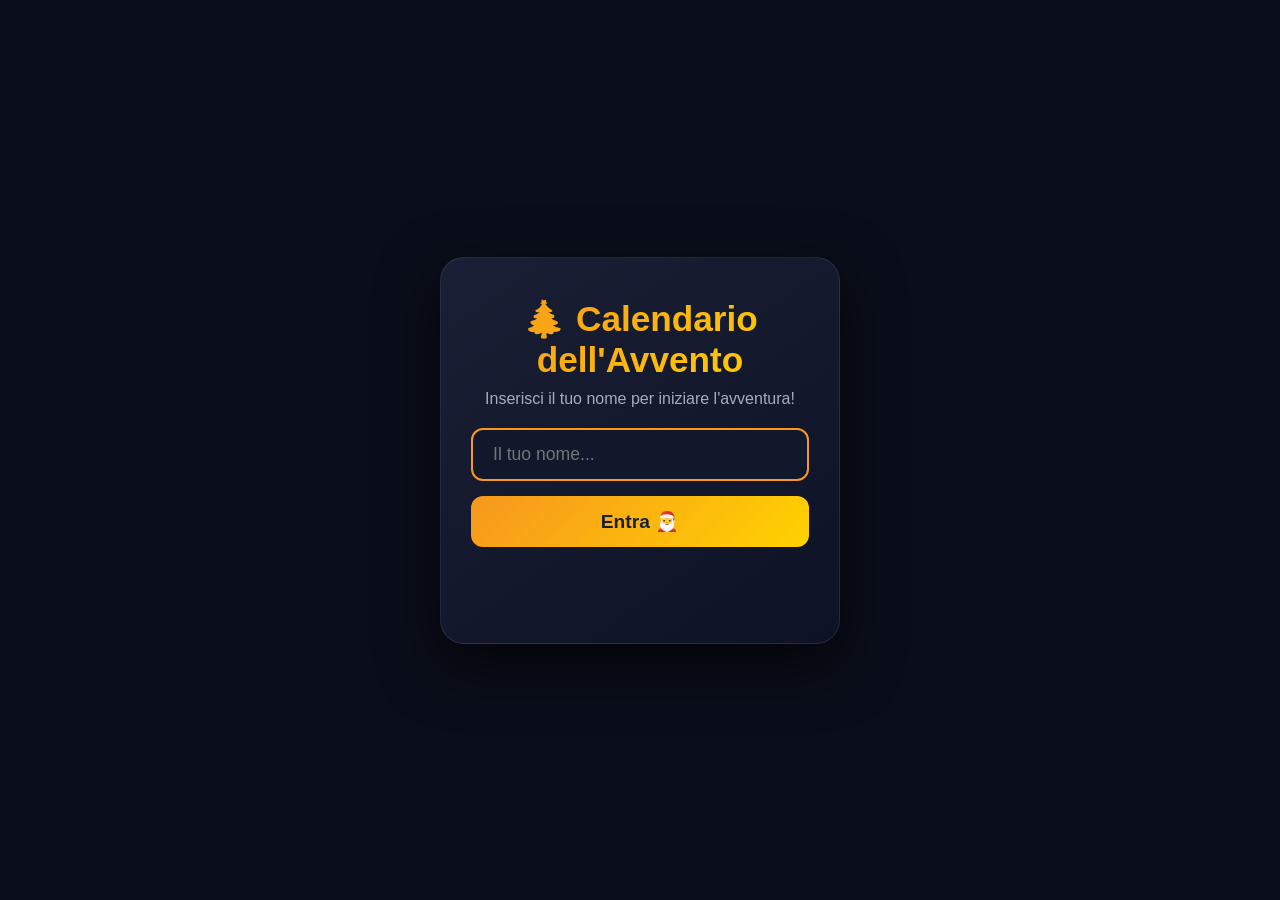
<file: index.html>
<!DOCTYPE html>
<html lang="it">
<head>
    <meta charset="UTF-8">
    <meta name="viewport" content="width=device-width, initial-scale=1.0, user-scalable=no">
    <title>🎄 Calendario dell'Avvento</title>
    <link rel="stylesheet" href="style.css">
</head>
<body>

    <!-- SCHERMATA DI LOGIN -->
    <div id="schermataLogin">
        <div class="login-box">
            <h1>🎄 Calendario dell'Avvento</h1>
            <p>Inserisci il tuo nome per iniziare l'avventura!</p>
            <input type="text" id="inputNome" placeholder="Il tuo nome..." autocomplete="off">
            <button id="btnLogin">Entra 🎅</button>
            <p id="erroreLogin" class="errore"></p>
        </div>
    </div>

    <!-- SCHERMATA DEL CALENDARIO -->
    <div id="schermataCalendario" style="display:none;">
        <header>
            <div>
                <h1>🎄 Calendario dell'Avvento</h1>
                <p>Ciao, <span id="nomeUtente"></span>! 👋</p>
            </div>
            <button id="btnReset" class="btn-reset">🔄 Ricomincia</button>
        </header>

        <!-- CONTENUTO DEL GIORNO (ora SOPRA il calendario) -->
        <div id="contenutoGiorno" class="contenuto-giorno">
            <!-- Qui viene mostrato il contenuto del giorno cliccato -->
        </div>

        <!-- CALENDARIO (sotto il contenuto) -->
        <div id="calendario"></div>
    </div>

    <script src="script.js"></script>
</body>
</html>
</file>
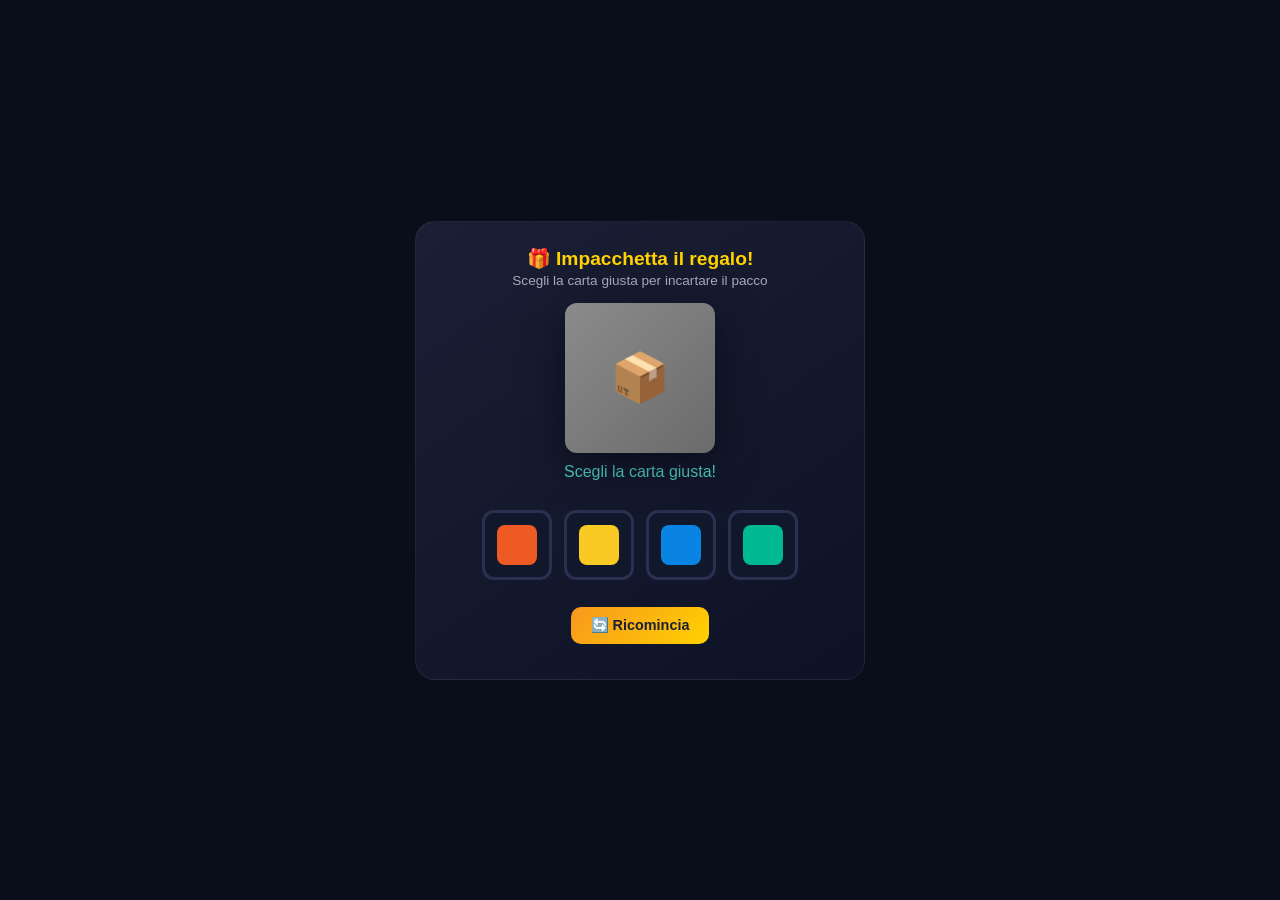
<file: impacchetta.html>
﻿<!DOCTYPE html>
<html>
<head>
    <meta charset="UTF-8">
    <meta name="viewport" content="width=device-width, initial-scale=1.0">
    <title>Impacchetta il regalo</title>
    <style>
        * {
            margin: 0;
            padding: 0;
            box-sizing: border-box;
            user-select: none;
        }

        body {
            background: #0a0e1a;
            font-family: 'Segoe UI', sans-serif;
            display: flex;
            align-items: center;
            justify-content: center;
            min-height: 100vh;
            padding: 15px;
        }

        .container {
            max-width: 450px;
            width: 100%;
            background: linear-gradient(145deg, #1a1f35, #0d1225);
            padding: 25px 20px;
            border-radius: 20px;
            border: 1px solid rgba(255,255,255,0.06);
            text-align: center;
        }

        h1 {
            color: #ffd200;
            font-size: 1.2em;
            margin-bottom: 3px;
        }

        .sottotitolo {
            color: #aab;
            font-size: 0.85em;
            margin-bottom: 15px;
        }

        .pacco {
            width: 150px;
            height: 150px;
            margin: 10px auto;
            background: linear-gradient(135deg, #8B8B8B, #6B6B6B);
            border-radius: 12px;
            display: flex;
            align-items: center;
            justify-content: center;
            font-size: 3em;
            transition: all 0.5s;
            box-shadow: 0 10px 40px rgba(0,0,0,0.5);
            position: relative;
        }

            .pacco.incartato {
                background: linear-gradient(135deg, #ff6b6b, #ee5a24);
                transform: scale(1.05);
                box-shadow: 0 10px 50px rgba(238, 90, 36, 0.4);
            }

                .pacco.incartato::after {
                    content: '🎀';
                    position: absolute;
                    top: -15px;
                    right: -10px;
                    font-size: 2em;
                }

        .carte {
            display: flex;
            gap: 12px;
            justify-content: center;
            flex-wrap: wrap;
            margin: 15px 0;
        }

        .carta-scelta {
            width: 70px;
            height: 70px;
            border-radius: 12px;
            border: 3px solid #2a3050;
            cursor: pointer;
            transition: all 0.25s;
            display: flex;
            align-items: center;
            justify-content: center;
            font-size: 1.8em;
            background: #12182b;
        }

            .carta-scelta:hover:not(.usata) {
                transform: scale(1.08);
                border-color: #f7971e;
            }

            .carta-scelta.usata {
                opacity: 0.3;
                cursor: not-allowed;
                transform: scale(0.9);
            }

            .carta-scelta .colore {
                width: 40px;
                height: 40px;
                border-radius: 8px;
            }

        .stato {
            color: #4ecdc4;
            font-size: 1em;
            margin-top: 10px;
            min-height: 2em;
        }

        .btn {
            margin-top: 12px;
            padding: 10px 20px;
            border: none;
            border-radius: 10px;
            background: linear-gradient(135deg, #f7971e, #ffd200);
            color: #1a1f35;
            font-weight: bold;
            cursor: pointer;
            font-size: 0.9em;
            transition: transform 0.2s;
        }

            .btn:hover {
                transform: scale(1.03);
            }

            .btn:disabled {
                opacity: 0.5;
                cursor: not-allowed;
                transform: none;
            }

        .vittoria {
            color: #ffd200;
            font-size: 1.2em;
            margin-top: 10px;
            animation: pulse 1s ease-in-out infinite;
        }

        @keyframes pulse {
            0%, 100% {
                transform: scale(1);
            }

            50% {
                transform: scale(1.05);
            }
        }

        @media (max-width: 480px) {
            .pacco {
                width: 120px;
                height: 120px;
                font-size: 2.5em;
            }

            .carta-scelta {
                width: 60px;
                height: 60px;
                font-size: 1.4em;
            }
        }
    </style>
</head>
<body>

    <div class="container">
        <h1>🎁 Impacchetta il regalo!</h1>
        <div class="sottotitolo">Scegli la carta giusta per incartare il pacco</div>

        <div class="pacco" id="pacco">📦</div>
        <div class="stato" id="stato">Scegli una carta!</div>

        <div class="carte" id="carte">
            <!-- generate da JS -->
        </div>

        <button class="btn" id="btnReset">🔄 Ricomincia</button>
        <div class="vittoria" id="vittoria"></div>
    </div>

    <script>
        const colori = [
            { nome: 'Rosso', colore: '#ee5a24', emoji: '🔴' },
            { nome: 'Oro', colore: '#f9ca24', emoji: '⭐' },
            { nome: 'Blu', colore: '#0984e3', emoji: '🔵' },
            { nome: 'Verde', colore: '#00b894', emoji: '🟢' }
        ];

        let cartaCorretta = null;
        let carteUsate = [];
        let completato = false;

        function scegliCartaCasuale() {
            return Math.floor(Math.random() * colori.length);
        }

        function avviaGioco() {
            cartaCorretta = scegliCartaCasuale();
            carteUsate = [];
            completato = false;
            document.getElementById('vittoria').textContent = '';
            document.getElementById('stato').textContent = 'Scegli la carta giusta!';
            document.getElementById('pacco').className = 'pacco';
            document.getElementById('pacco').textContent = '📦';
            document.getElementById('btnReset').disabled = false;
            renderizzaCarte();
        }

        function renderizzaCarte() {
            const container = document.getElementById('carte');
            container.innerHTML = '';
            colori.forEach((c, i) => {
                const div = document.createElement('div');
                div.className = 'carta-scelta';
                if (carteUsate.includes(i)) {
                    div.classList.add('usata');
                }
                div.innerHTML = `<div class="colore" style="background:${c.colore};"></div>`;
                div.addEventListener('click', () => cliccaCarta(i));
                container.appendChild(div);
            });
        }

        function cliccaCarta(index) {
            if (completato) return;
            if (carteUsate.includes(index)) return;

            carteUsate.push(index);

            if (index === cartaCorretta) {
                // Vinto!
                completato = true;
                document.getElementById('pacco').className = 'pacco incartato';
                document.getElementById('pacco').textContent = '🎁';
                document.getElementById('stato').textContent = '🎉 Perfetto! Hai incartato il regalo! 🎉';
                document.getElementById('vittoria').textContent = '🎄 Buon Natale! 🎄';
                document.getElementById('btnReset').disabled = false;
                renderizzaCarte();
            } else {
                document.getElementById('stato').textContent = `❌ ${colori[index].nome} non è giusta. Riprova!`;
                renderizzaCarte();
                // Controlla se ha finito le carte
                if (carteUsate.length >= colori.length) {
                    document.getElementById('stato').textContent = `😅 Hai finito le carte! La carta giusta era ${colori[cartaCorretta].nome}.`;
                    document.getElementById('btnReset').disabled = false;
                }
            }
        }

        document.getElementById('btnReset').addEventListener('click', avviaGioco);

        // Avvia
        avviaGioco();
    </script>
</body>
</html>
</file>
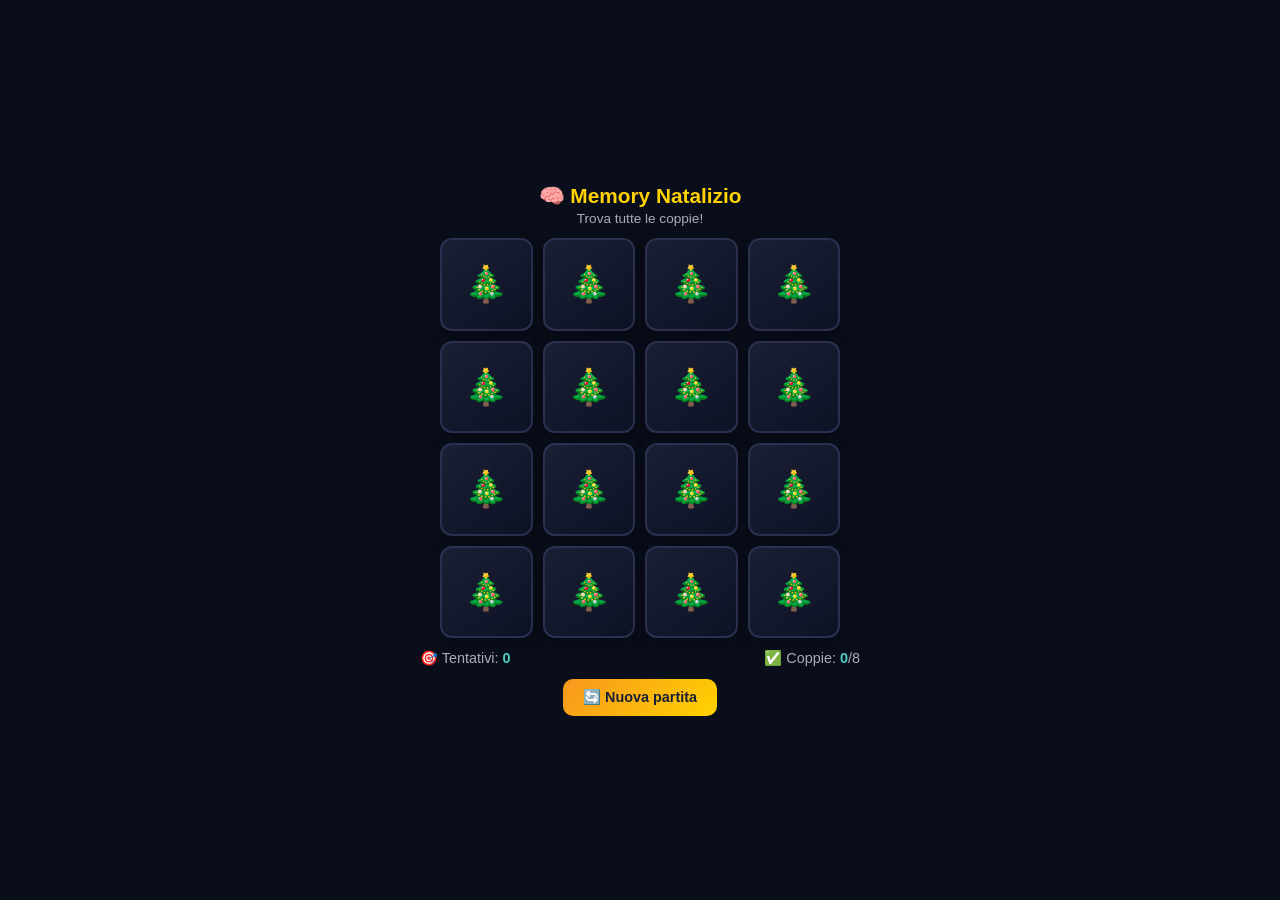
<file: memory.html>
﻿<!DOCTYPE html>
<html>
<head>
    <meta charset="UTF-8">
    <meta name="viewport" content="width=device-width, initial-scale=1.0">
    <title>Memory Natalizio</title>
    <style>
        * {
            margin: 0;
            padding: 0;
            box-sizing: border-box;
            user-select: none;
        }

        body {
            background: #0a0e1a;
            font-family: 'Segoe UI', sans-serif;
            display: flex;
            flex-direction: column;
            align-items: center;
            justify-content: center;
            min-height: 100vh;
            padding: 15px;
        }

        .container {
            max-width: 450px;
            width: 100%;
        }

        h1 {
            color: #ffd200;
            font-size: 1.3em;
            text-align: center;
            margin-bottom: 3px;
        }

        .info {
            color: #aab;
            font-size: 0.85em;
            text-align: center;
            margin-bottom: 12px;
        }

        .grid {
            display: grid;
            grid-template-columns: repeat(4, 1fr);
            gap: 10px;
            width: 100%;
            aspect-ratio: 1 / 1;
            max-width: 400px;
            margin: 0 auto;
        }

        .carta {
            aspect-ratio: 1 / 1;
            background: linear-gradient(145deg, #1a1f35, #0d1225);
            border-radius: 12px;
            display: flex;
            align-items: center;
            justify-content: center;
            font-size: 2.2em;
            cursor: pointer;
            transition: all 0.25s;
            border: 2px solid #2a3050;
            box-shadow: 0 4px 15px rgba(0,0,0,0.3);
        }

            .carta.scoperta {
                background: linear-gradient(145deg, #1a3a35, #0f2a26);
                border-color: #4ecdc4;
                transform: scale(0.98);
            }

            .carta.abbassata {
                opacity: 0.25;
                cursor: default;
                transform: scale(0.92);
                border-color: #1a2a25;
            }

            .carta:active:not(.abbassata):not(.scoperta) {
                transform: scale(0.92);
            }

        .statistiche {
            display: flex;
            justify-content: space-between;
            color: #aab;
            font-size: 0.9em;
            margin-top: 12px;
            padding: 0 5px;
        }

            .statistiche span {
                color: #4ecdc4;
                font-weight: bold;
            }

        .vittoria {
            color: #ffd200;
            font-size: 1.3em;
            text-align: center;
            margin-top: 10px;
            animation: pulse 1s ease-in-out infinite;
        }

        @keyframes pulse {
            0%, 100% {
                transform: scale(1);
            }

            50% {
                transform: scale(1.05);
            }
        }

        .btn {
            margin-top: 12px;
            padding: 10px 20px;
            border: none;
            border-radius: 10px;
            background: linear-gradient(135deg, #f7971e, #ffd200);
            color: #1a1f35;
            font-weight: bold;
            cursor: pointer;
            font-size: 0.9em;
            display: block;
            margin-left: auto;
            margin-right: auto;
            transition: transform 0.2s;
        }

            .btn:hover {
                transform: scale(1.03);
            }

        @media (max-width: 480px) {
            .grid {
                gap: 8px;
            }

            .carta {
                font-size: 1.6em;
                border-radius: 10px;
            }

            h1 {
                font-size: 1.1em;
            }
        }
    </style>
</head>
<body>

    <div class="container">
        <h1>🧠 Memory Natalizio</h1>
        <div class="info">Trova tutte le coppie!</div>
        <div class="grid" id="grid"></div>
        <div class="statistiche">
            <div>🎯 Tentativi: <span id="tentativi">0</span></div>
            <div>✅ Coppie: <span id="coppie">0</span>/8</div>
        </div>
        <div class="vittoria" id="vittoria"></div>
        <button class="btn" onclick="ricomincia()">🔄 Nuova partita</button>
    </div>

    <script>
        const emoji = ['🎄', '🎅', '🦌', '🔔', '⭐', '❄️', '🎁', '☃️'];
        let carte = [];
        let carteScoperte = [];
        let blocca = false;
        let tentativi = 0;
        let coppieTrovate = 0;

        function mescola(array) {
            for (let i = array.length - 1; i > 0; i--) {
                const j = Math.floor(Math.random() * (i + 1));
                [array[i], array[j]] = [array[j], array[i]];
            }
            return array;
        }

        function creaCarte() {
            const coppie = [...emoji, ...emoji];
            return mescola(coppie).map((emoji, index) => ({
                id: index,
                emoji: emoji,
                scoperta: false,
                abbassata: false
            }));
        }

        function renderizza() {
            const grid = document.getElementById('grid');
            grid.innerHTML = '';
            carte.forEach((carta, index) => {
                const div = document.createElement('div');
                div.className = 'carta';
                if (carta.scoperta) {
                    div.classList.add('scoperta');
                    div.textContent = carta.emoji;
                } else {
                    div.textContent = '🎄';
                }
                if (carta.abbassata) {
                    div.classList.add('abbassata');
                }
                div.addEventListener('click', () => cliccaCarta(index));
                grid.appendChild(div);
            });
            document.getElementById('tentativi').textContent = tentativi;
            document.getElementById('coppie').textContent = coppieTrovate;
        }

        function cliccaCarta(index) {
            if (blocca) return;
            const carta = carte[index];
            if (carta.scoperta || carta.abbassata) return;

            carta.scoperta = true;
            carteScoperte.push(index);
            renderizza();

            if (carteScoperte.length === 2) {
                blocca = true;
                tentativi++;
                const [i1, i2] = carteScoperte;
                if (carte[i1].emoji === carte[i2].emoji) {
                    carte[i1].abbassata = true;
                    carte[i2].abbassata = true;
                    coppieTrovate++;
                    carteScoperte = [];
                    blocca = false;
                    renderizza();
                    if (coppieTrovate === emoji.length) {
                        document.getElementById('vittoria').textContent = '🎉 COMPLETATO! 🎉';
                    }
                } else {
                    setTimeout(() => {
                        carte[i1].scoperta = false;
                        carte[i2].scoperta = false;
                        carteScoperte = [];
                        blocca = false;
                        renderizza();
                    }, 700);
                }
                document.getElementById('tentativi').textContent = tentativi;
            }
        }

        function ricomincia() {
            carte = creaCarte();
            carteScoperte = [];
            blocca = false;
            tentativi = 0;
            coppieTrovate = 0;
            document.getElementById('vittoria').textContent = '';
            renderizza();
        }

        // Avvia
        ricomincia();
    </script>
</body>
</html>
</file>
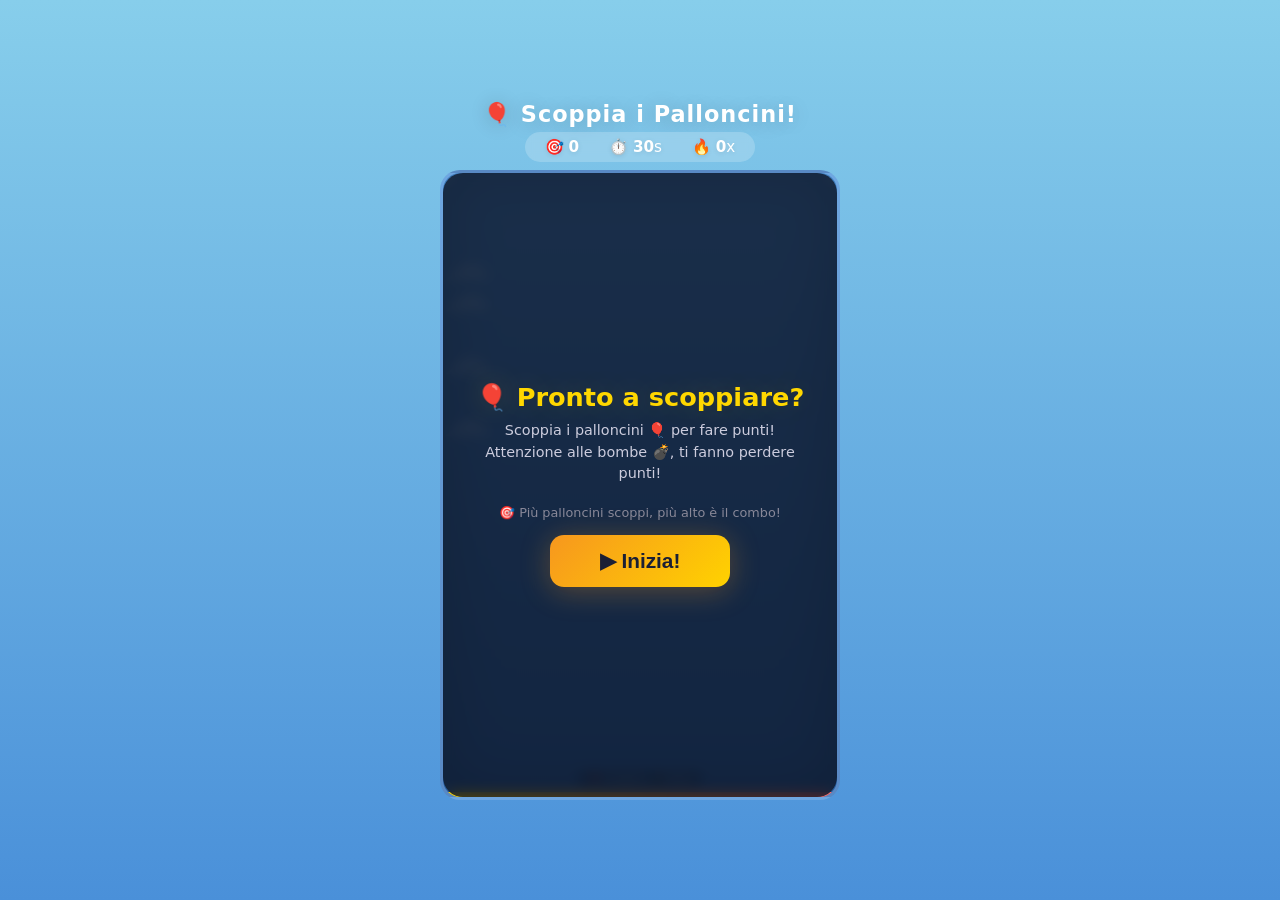
<file: palloncini.html>
<!DOCTYPE html>
<html>
<head>
    <meta charset="UTF-8">
    <meta name="viewport" content="width=device-width, initial-scale=1.0, user-scalable=no">
    <title>🎈 Scoppia i Palloncini</title>
    <style>
        * {
            margin: 0;
            padding: 0;
            box-sizing: border-box;
            user-select: none;
            -webkit-tap-highlight-color: transparent;
        }

        body {
            background: linear-gradient(180deg, #87CEEB, #4A90D9);
            font-family: 'Segoe UI', system-ui, sans-serif;
            display: flex;
            flex-direction: column;
            align-items: center;
            justify-content: center;
            height: 100vh;
            overflow: hidden;
            padding: 10px;
            touch-action: none;
        }

        h1 {
            color: #fff;
            font-size: 1.4em;
            margin-bottom: 4px;
            text-shadow: 0 2px 20px rgba(0,0,0,0.2);
            letter-spacing: 1px;
        }

        .info {
            color: #fff;
            font-size: 0.95em;
            display: flex;
            gap: 30px;
            margin-bottom: 8px;
            background: rgba(255, 255, 255, 0.2);
            padding: 6px 20px;
            border-radius: 30px;
            backdrop-filter: blur(4px);
            text-shadow: 0 1px 5px rgba(0,0,0,0.1);
        }

            .info span {
                font-weight: bold;
                color: #fff;
                min-width: 20px;
            }

        #game-container {
            position: relative;
            width: 100%;
            max-width: 400px;
            height: 70vh;
            min-height: 450px;
            background: linear-gradient(180deg, #4A90D9, #2E6BB5);
            border-radius: 20px;
            border: 3px solid rgba(255, 255, 255, 0.2);
            overflow: hidden;
            box-shadow: inset 0 0 60px rgba(0, 0, 0, 0.2);
            touch-action: none;
            cursor: default;
        }

        /* NUVOLE DECORATIVE */
        .nuvola {
            position: absolute;
            color: rgba(255, 255, 255, 0.15);
            font-size: 3em;
            pointer-events: none;
            animation: nuvolaMovimento linear infinite;
        }

        @keyframes nuvolaMovimento {
            0% {
                transform: translateX(-100px);
                opacity: 0;
            }
            10% {
                opacity: 0.3;
            }
            90% {
                opacity: 0.3;
            }
            100% {
                transform: translateX(calc(400px + 100px));
                opacity: 0;
            }
        }

        /* OVERLAY PLAY (schermata iniziale) */
        #overlay {
            position: absolute;
            top: 0;
            left: 0;
            width: 100%;
            height: 100%;
            display: flex;
            flex-direction: column;
            align-items: center;
            justify-content: center;
            background: rgba(10, 14, 26, 0.75);
            z-index: 30;
            border-radius: 20px;
            transition: opacity 0.5s ease;
            backdrop-filter: blur(6px);
        }
        #overlay.nascosto {
            opacity: 0;
            pointer-events: none;
        }
        #overlay h2 {
            color: #ffd700;
            font-size: 1.6em;
            margin-bottom: 8px;
            text-shadow: 0 0 30px rgba(255,215,0,0.2);
        }
        #overlay p {
            color: #ccd;
            font-size: 0.9em;
            margin-bottom: 20px;
            text-align: center;
            padding: 0 20px;
            line-height: 1.5;
        }
        #overlay .legenda-play {
            color: #889;
            font-size: 0.8em;
            margin-bottom: 15px;
        }
        #btnPlay {
            padding: 14px 50px;
            border: none;
            border-radius: 14px;
            background: linear-gradient(135deg, #f7971e, #ffd200);
            color: #1a1f35;
            font-weight: bold;
            font-size: 1.3em;
            cursor: pointer;
            transition: transform 0.2s, box-shadow 0.2s;
            box-shadow: 0 4px 30px rgba(247,151,30,0.3);
        }
        #btnPlay:hover {
            transform: scale(1.05);
            box-shadow: 0 8px 40px rgba(247,151,30,0.5);
        }
        #btnPlay:active {
            transform: scale(0.95);
        }

        /* PALLONCINI */
        .palloncino {
            position: absolute;
            font-size: 2.8em;
            width: 60px;
            height: 70px;
            display: flex;
            align-items: center;
            justify-content: center;
            z-index: 3;
            cursor: pointer;
            pointer-events: auto;
            filter: drop-shadow(0 4px 15px rgba(0,0,0,0.2));
            touch-action: none;
            transition: transform 0.1s;
            bottom: -80px;
            animation: saliSu linear forwards;
            display: none; /* Nascondi finché non parte il gioco */
        }

        .palloncino.visibile {
            display: flex;
        }

        .palloncino:active {
            transform: scale(0.85);
        }

        @keyframes saliSu {
            0% {
                transform: translateY(0px) rotate(0deg) scale(0.8);
                opacity: 0;
            }
            10% { opacity: 1; }
            90% { opacity: 1; }
            100% {
                transform: translateY(calc(-70vh - 120px)) rotate(720deg) scale(0.9);
                opacity: 0;
            }
        }

        .palloncino.scoppiato {
            animation: scoppio 0.3s ease forwards !important;
            pointer-events: none;
        }

        @keyframes scoppio {
            0% { transform: scale(1); opacity: 1; }
            50% { transform: scale(1.8); opacity: 0.8; }
            100% { transform: scale(0); opacity: 0; }
        }

        .palloncino.bomba {
            animation: saliBomba linear forwards;
        }

        @keyframes saliBomba {
            0% {
                transform: translateY(0px) rotate(0deg) scale(0.8);
                opacity: 0;
            }
            10% { opacity: 1; }
            50% { transform: translateY(50%) rotate(180deg) scale(1.1); }
            100% {
                transform: translateY(calc(-70vh - 120px)) rotate(360deg) scale(0.9);
                opacity: 0;
            }
        }

        .scoppio-effetto {
            position: absolute;
            font-size: 2em;
            pointer-events: none;
            z-index: 10;
            animation: scoppioAnim 0.6s ease forwards;
        }

        @keyframes scoppioAnim {
            0% { transform: scale(0.5); opacity: 1; }
            100% { transform: scale(2) translateY(-40px); opacity: 0; }
        }

        .punteggio-volante {
            position: absolute;
            font-size: 1.8em;
            font-weight: bold;
            pointer-events: none;
            z-index: 10;
            animation: punteggioVolante 0.8s ease forwards;
            color: #fff;
            text-shadow: 0 2px 10px rgba(0,0,0,0.3);
        }

        @keyframes punteggioVolante {
            0% { transform: translateY(0) scale(0.5); opacity: 1; }
            100% { transform: translateY(-80px) scale(1.5); opacity: 0; }
        }

        .punteggio-volante.negativo {
            color: #ff4444;
        }

        #game-over {
            position: absolute;
            top: 50%;
            left: 50%;
            transform: translate(-50%, -50%);
            text-align: center;
            color: #fff;
            font-size: 1.6em;
            display: none;
            background: rgba(0, 0, 0, 0.8);
            padding: 30px 20px;
            border-radius: 24px;
            width: 90%;
            max-width: 320px;
            backdrop-filter: blur(8px);
            border: 2px solid rgba(255, 255, 255, 0.1);
            z-index: 20;
        }

        #game-over .punti-finali {
            font-size: 3em;
            color: #FFD700;
            font-weight: bold;
            text-shadow: 0 0 30px rgba(255, 215, 0, 0.3);
        }

        .btn-rigioca {
            margin-top: 15px;
            padding: 12px 36px;
            border: none;
            border-radius: 12px;
            background: linear-gradient(135deg, #FF6B6B, #FF4757);
            color: #fff;
            font-weight: bold;
            font-size: 0.7em;
            cursor: pointer;
            transition: transform 0.15s, box-shadow 0.2s;
            box-shadow: 0 4px 20px rgba(255, 71, 87, 0.4);
        }

        .btn-rigioca:hover {
            transform: scale(1.05);
        }

        .timer-bar {
            position: absolute;
            bottom: 0;
            left: 0;
            height: 5px;
            background: linear-gradient(90deg, #FFD700, #FF6B6B);
            z-index: 6;
            transition: width 0.3s;
            border-radius: 0 2px 2px 0;
        }

        .legenda {
            position: absolute;
            bottom: 10px;
            left: 50%;
            transform: translateX(-50%);
            font-size: 0.6em;
            color: rgba(255,255,255,0.4);
            z-index: 1;
            text-align: center;
            pointer-events: none;
            background: rgba(0,0,0,0.2);
            padding: 3px 12px;
            border-radius: 20px;
            white-space: nowrap;
        }

        @media (max-width: 480px) {
            .palloncino { font-size: 2.2em; width: 48px; height: 56px; }
            h1 { font-size: 1.1em; }
            .info { font-size: 0.85em; gap: 20px; }
            #game-over { font-size: 1.3em; padding: 20px; }
            #overlay h2 { font-size: 1.3em; }
            #btnPlay { font-size: 1.1em; padding: 12px 35px; }
        }
    </style>
</head>
<body>
    <h1>🎈 Scoppia i Palloncini!</h1>
    <div class="info">
        <div>🎯 <span id="punti">0</span></div>
        <div>⏱️ <span id="timer">30</span>s</div>
        <div>🔥 <span id="combo">0</span>x</div>
    </div>
    <div id="game-container">
        <div class="nuvola" style="top:10%;animation-duration:15s;animation-delay:0s;">☁️</div>
        <div class="nuvola" style="top:25%;animation-duration:18s;animation-delay:3s;">☁️</div>
        <div class="nuvola" style="top:15%;animation-duration:12s;animation-delay:6s;">☁️</div>
        <div class="nuvola" style="top:35%;animation-duration:20s;animation-delay:2s;">☁️</div>

        <!-- OVERLAY PLAY -->
        <div id="overlay">
            <h2>🎈 Pronto a scoppiare?</h2>
            <p>Scoppia i palloncini 🎈 per fare punti!<br>Attenzione alle bombe 💣, ti fanno perdere punti!</p>
            <div class="legenda-play">🎯 Più palloncini scoppi, più alto è il combo!</div>
            <button id="btnPlay">▶ Inizia!</button>
        </div>

        <div class="timer-bar" id="timerBar" style="width:100%;"></div>
        <div id="game-over">
            <div>⏰ Tempo scaduto!</div>
            <div class="punti-finali" id="puntiFinali">0</div>
            <div style="font-size:0.6em; color:#aaa;">palloncini scoppiati</div>
            <button class="btn-rigioca" onclick="ricomincia()">🔄 Rigioca</button>
            <div class="sottotitolo">🎈 Scoppia | 💣 Evita</div>
        </div>
        <div class="legenda">🎈 Scoppia | 💣 Evita</div>
    </div>

    <script>
        (function() {
            const container = document.getElementById('game-container');
            const puntiSpan = document.getElementById('punti');
            const timerSpan = document.getElementById('timer');
            const comboSpan = document.getElementById('combo');
            const timerBar = document.getElementById('timerBar');
            const gameOverDiv = document.getElementById('game-over');
            const puntiFinali = document.getElementById('puntiFinali');
            const overlay = document.getElementById('overlay');
            const btnPlay = document.getElementById('btnPlay');

            let punti = 0;
            let tempo = 30;
            let tempoMax = 30;
            let giocoAttivo = false;
            let combo = 0;
            let ultimoScoppio = 0;
            const COOLDOWN_COMBO = 800;

            let timerInterval = null;
            let spawnInterval = null;
            let difficoltaInterval = null;

            const PALLONCINI = ['🎈', '🎈', '🎈', '🎈', '🎈', '🎈'];
            const BOMBE = ['💣', '🧨'];

            function getPalloncinoSize() {
                const w = window.innerWidth;
                if (w <= 380) return 40;
                if (w <= 480) return 48;
                return 60;
            }

            function generaPalloncino() {
                if (!giocoAttivo) return;

                const containerRect = container.getBoundingClientRect();
                const size = getPalloncinoSize();
                const maxX = containerRect.width - size - 10;
                const x = 10 + Math.random() * maxX;

                const isPalloncino = Math.random() < 0.7;

                let emoji;
                if (isPalloncino) {
                    emoji = PALLONCINI[Math.floor(Math.random() * PALLONCINI.length)];
                } else {
                    emoji = BOMBE[Math.floor(Math.random() * BOMBE.length)];
                }

                const elemento = document.createElement('div');
                elemento.className = 'palloncino visibile' + (isPalloncino ? '' : ' bomba');
                elemento.textContent = emoji;
                elemento.style.left = x + 'px';
                elemento.style.bottom = '-80px';
                elemento.dataset.tipo = isPalloncino ? 'palloncino' : 'bomba';
                elemento.dataset.attivo = 'true';

                const durata = 3500 + Math.random() * 2000;
                elemento.style.animationDuration = durata + 'ms';

                elemento.addEventListener('click', function(e) {
                    e.preventDefault();
                    e.stopPropagation();
                    gestisciClick(this);
                });

                elemento.addEventListener('touchstart', function(e) {
                    e.preventDefault();
                    e.stopPropagation();
                    gestisciClick(this);
                }, { passive: false });

                container.appendChild(elemento);

                setTimeout(() => {
                    if (elemento.dataset.attivo === 'true') {
                        elemento.dataset.attivo = 'false';
                        if (elemento.parentNode) elemento.remove();
                    }
                }, durata + 200);
            }

            function gestisciClick(elemento) {
                if (!giocoAttivo) return;
                if (elemento.dataset.attivo === 'false') return;

                elemento.dataset.attivo = 'false';

                const rect = elemento.getBoundingClientRect();
                const containerRect = container.getBoundingClientRect();
                const cx = rect.left + rect.width / 2 - containerRect.left;
                const cy = rect.top + rect.height / 2 - containerRect.top;

                if (elemento.dataset.tipo === 'palloncino') {
                    const ora = Date.now();
                    if (ora - ultimoScoppio < COOLDOWN_COMBO) {
                        combo++;
                    } else {
                        combo = 1;
                    }
                    ultimoScoppio = ora;

                    let puntiAggiunti = 1;
                    if (combo >= 5 && combo % 5 === 0) {
                        puntiAggiunti = 3;
                        mostraMessaggio('🔥 BONUS!', '#FFD700');
                    }

                    punti += puntiAggiunti;
                    puntiSpan.textContent = punti;
                    comboSpan.textContent = combo;

                    elemento.classList.add('scoppiato');

                    const effetto = document.createElement('div');
                    effetto.className = 'scoppio-effetto';
                    effetto.textContent = '💥';
                    effetto.style.left = cx + 'px';
                    effetto.style.top = cy + 'px';
                    container.appendChild(effetto);
                    setTimeout(() => effetto.remove(), 700);

                    const volante = document.createElement('div');
                    volante.className = 'punteggio-volante';
                    volante.textContent = '+' + puntiAggiunti;
                    volante.style.left = cx + 'px';
                    volante.style.top = cy + 'px';
                    container.appendChild(volante);
                    setTimeout(() => volante.remove(), 800);

                    setTimeout(() => {
                        if (elemento.parentNode) elemento.remove();
                    }, 300);

                } else {
                    combo = 0;
                    comboSpan.textContent = '0';

                    punti = Math.max(0, punti - 2);
                    puntiSpan.textContent = punti;

                    elemento.classList.add('scoppiato');

                    const effetto = document.createElement('div');
                    effetto.className = 'scoppio-effetto';
                    effetto.textContent = '💣';
                    effetto.style.left = cx + 'px';
                    effetto.style.top = cy + 'px';
                    container.appendChild(effetto);
                    setTimeout(() => effetto.remove(), 700);

                    const volante = document.createElement('div');
                    volante.className = 'punteggio-volante negativo';
                    volante.textContent = '-2 💣';
                    volante.style.left = cx + 'px';
                    volante.style.top = cy + 'px';
                    container.appendChild(volante);
                    setTimeout(() => volante.remove(), 800);

                    mostraMessaggio('💣 -2', '#ff4444');

                    setTimeout(() => {
                        if (elemento.parentNode) elemento.remove();
                    }, 300);
                }
            }

            function mostraMessaggio(testo, colore = '#FFD700') {
                const msg = document.createElement('div');
                msg.style.position = 'absolute';
                msg.style.left = '50%';
                msg.style.top = '25%';
                msg.style.transform = 'translateX(-50%)';
                msg.style.color = colore;
                msg.style.fontSize = '2em';
                msg.style.fontWeight = 'bold';
                msg.style.textShadow = '0 0 30px ' + colore + '66';
                msg.style.pointerEvents = 'none';
                msg.style.zIndex = '15';
                msg.style.animation = 'scoppioAnim 0.8s ease forwards';
                msg.textContent = testo;
                container.appendChild(msg);
                setTimeout(() => msg.remove(), 800);
            }

            function avviaGioco() {
                giocoAttivo = true;
                punti = 0;
                tempo = 30;
                tempoMax = 30;
                combo = 0;
                ultimoScoppio = 0;

                puntiSpan.textContent = '0';
                timerSpan.textContent = '30';
                comboSpan.textContent = '0';
                timerBar.style.width = '100%';
                gameOverDiv.style.display = 'none';
                overlay.classList.add('nascosto');

                document.querySelectorAll('.palloncino').forEach(el => el.remove());
                document.querySelectorAll('.scoppio-effetto, .punteggio-volante').forEach(el => el.remove());

                if (timerInterval) clearInterval(timerInterval);
                if (spawnInterval) clearInterval(spawnInterval);
                if (difficoltaInterval) clearInterval(difficoltaInterval);

                timerInterval = setInterval(() => {
                    tempo--;
                    timerSpan.textContent = tempo;
                    timerBar.style.width = (tempo / tempoMax * 100) + '%';

                    if (tempo <= 0) {
                        clearInterval(timerInterval);
                        clearInterval(spawnInterval);
                        clearInterval(difficoltaInterval);
                        giocoAttivo = false;
                        gameOverDiv.style.display = 'block';
                        puntiFinali.textContent = punti;
                    }
                }, 1000);

                let frequenzaSpawn = 700;
                spawnInterval = setInterval(() => {
                    if (giocoAttivo) generaPalloncino();
                }, frequenzaSpawn);

                let incrementi = 0;
                difficoltaInterval = setInterval(() => {
                    if (!giocoAttivo) { clearInterval(difficoltaInterval); return; }
                    incrementi++;
                    if (incrementi >= 8) { clearInterval(difficoltaInterval); return; }

                    if (incrementi % 2 === 0) {
                        clearInterval(spawnInterval);
                        const nuovaFrequenza = Math.max(350, frequenzaSpawn - 50);
                        frequenzaSpawn = nuovaFrequenza;
                        spawnInterval = setInterval(() => {
                            if (giocoAttivo) generaPalloncino();
                        }, frequenzaSpawn);
                    }
                }, 4000);

                setTimeout(() => { if (giocoAttivo) generaPalloncino(); }, 200);
                setTimeout(() => { if (giocoAttivo) generaPalloncino(); }, 500);
                setTimeout(() => { if (giocoAttivo) generaPalloncino(); }, 800);
                setTimeout(() => { if (giocoAttivo) generaPalloncino(); }, 1100);
                setTimeout(() => { if (giocoAttivo) generaPalloncino(); }, 1400);
            }

            function ricomincia() {
                giocoAttivo = false;
                overlay.classList.remove('nascosto');
                document.querySelectorAll('.palloncino').forEach(el => el.remove());
                document.querySelectorAll('.scoppio-effetto, .punteggio-volante').forEach(el => el.remove());
                gameOverDiv.style.display = 'none';
                clearInterval(timerInterval);
                clearInterval(spawnInterval);
                clearInterval(difficoltaInterval);
            }

            btnPlay.addEventListener('click', avviaGioco);
            window.addEventListener('resize', () => {});

            // Avvia il gioco automaticamente solo se la pagina si ricarica (per test)
            // Ma lasciamo che sia l'utente a cliccare "Play" grazie all'overlay
        })();
    </script>
</body>
</html>
</file>
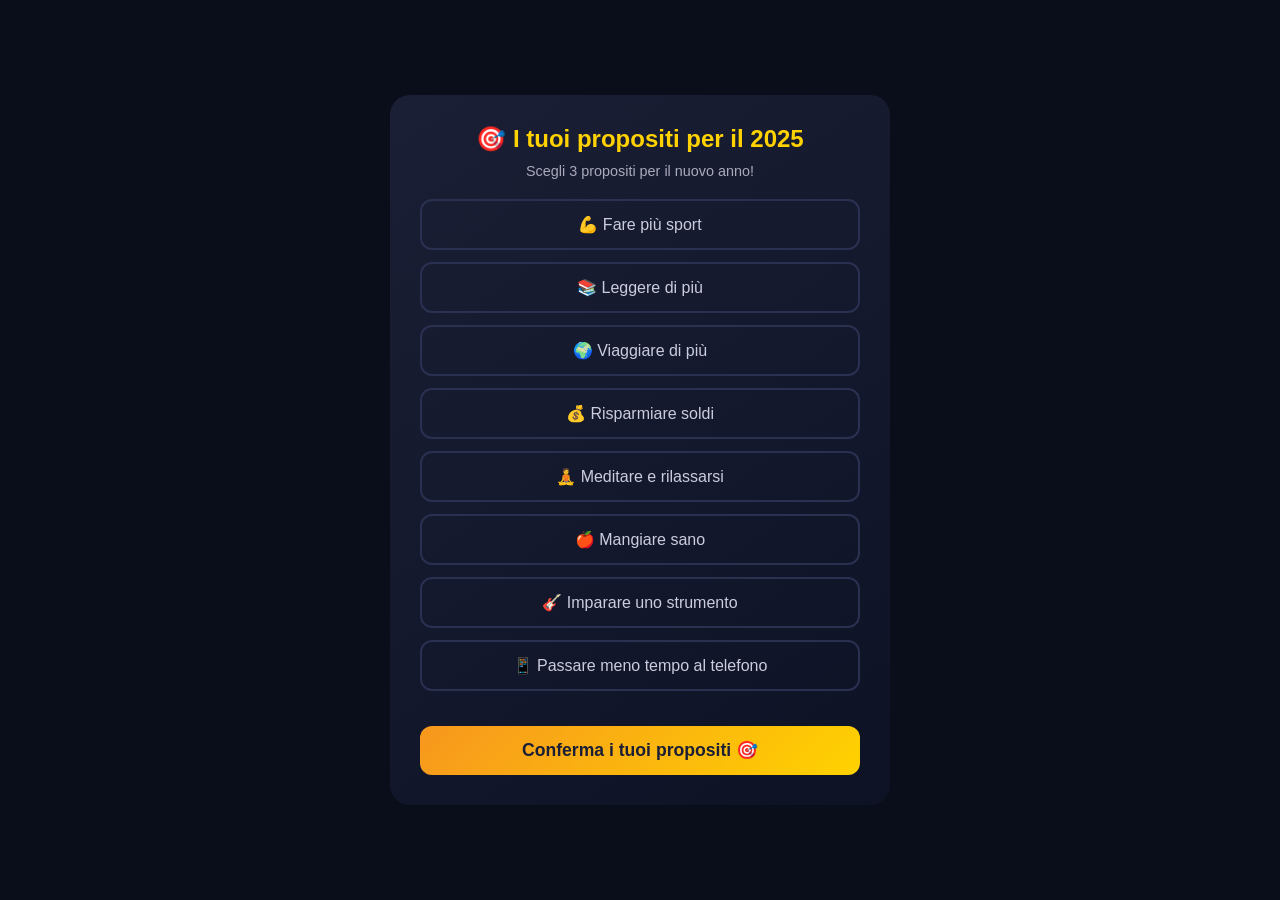
<file: propositi.html>
﻿<!DOCTYPE html>
<html>
<head>
    <meta charset="UTF-8">
    <meta name="viewport" content="width=device-width, initial-scale=1.0">
    <title>I tuoi propositi</title>
    <style>
        * {
            margin: 0;
            padding: 0;
            box-sizing: border-box;
        }

        body {
            background: #0a0e1a;
            font-family: 'Segoe UI', sans-serif;
            display: flex;
            align-items: center;
            justify-content: center;
            min-height: 100vh;
            padding: 20px;
            color: #fff;
        }

        .container {
            max-width: 500px;
            width: 100%;
            background: linear-gradient(145deg, #1a1f35, #0d1225);
            padding: 30px;
            border-radius: 20px;
            text-align: center;
        }

        h1 {
            color: #ffd200;
            font-size: 1.5em;
            margin-bottom: 10px;
        }

        .propositi {
            display: flex;
            flex-direction: column;
            gap: 12px;
            margin: 20px 0;
        }

        .proposito {
            padding: 14px;
            border-radius: 12px;
            border: 2px solid #2a3050;
            cursor: pointer;
            transition: all 0.3s;
            background: transparent;
            color: #ccd;
            font-size: 1em;
        }

            .proposito:hover {
                border-color: #f7971e;
                background: rgba(247,151,30,0.1);
            }

            .proposito.selezionato {
                border-color: #4ecdc4;
                background: rgba(78,205,196,0.15);
                color: #4ecdc4;
            }

        .btn {
            padding: 14px 30px;
            border: none;
            border-radius: 12px;
            background: linear-gradient(135deg, #f7971e, #ffd200);
            color: #1a1f35;
            font-weight: bold;
            font-size: 1.1em;
            cursor: pointer;
            margin-top: 15px;
            width: 100%;
        }

            .btn:hover {
                transform: scale(1.02);
            }

        .risultato {
            margin-top: 20px;
            padding: 20px;
            border-radius: 12px;
            background: rgba(78,205,196,0.1);
            border: 1px solid #4ecdc4;
            display: none;
        }

            .risultato.visibile {
                display: block;
            }

            .risultato h2 {
                color: #ffd200;
            }

            .risultato p {
                color: #aab;
                margin: 10px 0;
            }
    </style>
</head>
<body>
    <div class="container" id="app">
        <h1>🎯 I tuoi propositi per il 2025</h1>
        <p style="color:#aab; font-size:0.9em;">Scegli 3 propositi per il nuovo anno!</p>
        <div class="propositi" id="listaPropositi">
            <button class="proposito" data-id="1">💪 Fare più sport</button>
            <button class="proposito" data-id="2">📚 Leggere di più</button>
            <button class="proposito" data-id="3">🌍 Viaggiare di più</button>
            <button class="proposito" data-id="4">💰 Risparmiare soldi</button>
            <button class="proposito" data-id="5">🧘 Meditare e rilassarsi</button>
            <button class="proposito" data-id="6">🍎 Mangiare sano</button>
            <button class="proposito" data-id="7">🎸 Imparare uno strumento</button>
            <button class="proposito" data-id="8">📱 Passare meno tempo al telefono</button>
        </div>
        <button class="btn" id="btnConferma">Conferma i tuoi propositi 🎯</button>
        <div class="risultato" id="risultato">
            <h2>🎉 Propositi scelti!</h2>
            <p id="testoRisultato"></p>
            <p style="color:#ffd200; font-size:1.1em;">Buon 2025, {nome}! 🎄</p>
        </div>
    </div>

    <script>
        const propositi = {
            1: "💪 Fare più sport",
            2: "📚 Leggere di più",
            3: "🌍 Viaggiare di più",
            4: "💰 Risparmiare soldi",
            5: "🧘 Meditare e rilassarsi",
            6: "🍎 Mangiare sano",
            7: "🎸 Imparare uno strumento",
            8: "📱 Passare meno tempo al telefono"
        };

        let selezionati = [];

        document.querySelectorAll('.proposito').forEach(btn => {
            btn.addEventListener('click', () => {
                const id = parseInt(btn.dataset.id);
                if (selezionati.includes(id)) {
                    selezionati = selezionati.filter(i => i !== id);
                    btn.classList.remove('selezionato');
                } else if (selezionati.length < 3) {
                    selezionati.push(id);
                    btn.classList.add('selezionato');
                } else {
                    alert('Hai già scelto 3 propositi! 🎯');
                }
            });
        });

        document.getElementById('btnConferma').addEventListener('click', () => {
            if (selezionati.length < 3) {
                alert('Scegli esattamente 3 propositi! 🎯');
                return;
            }
            const nomi = selezionati.map(id => propositi[id]);
            document.getElementById('testoRisultato').textContent = '📝 Hai scelto: ' + nomi.join(', ');
            document.getElementById('risultato').classList.add('visibile');
            document.getElementById('btnConferma').style.display = 'none';
        });
    </script>
</body>
</html>
</file>
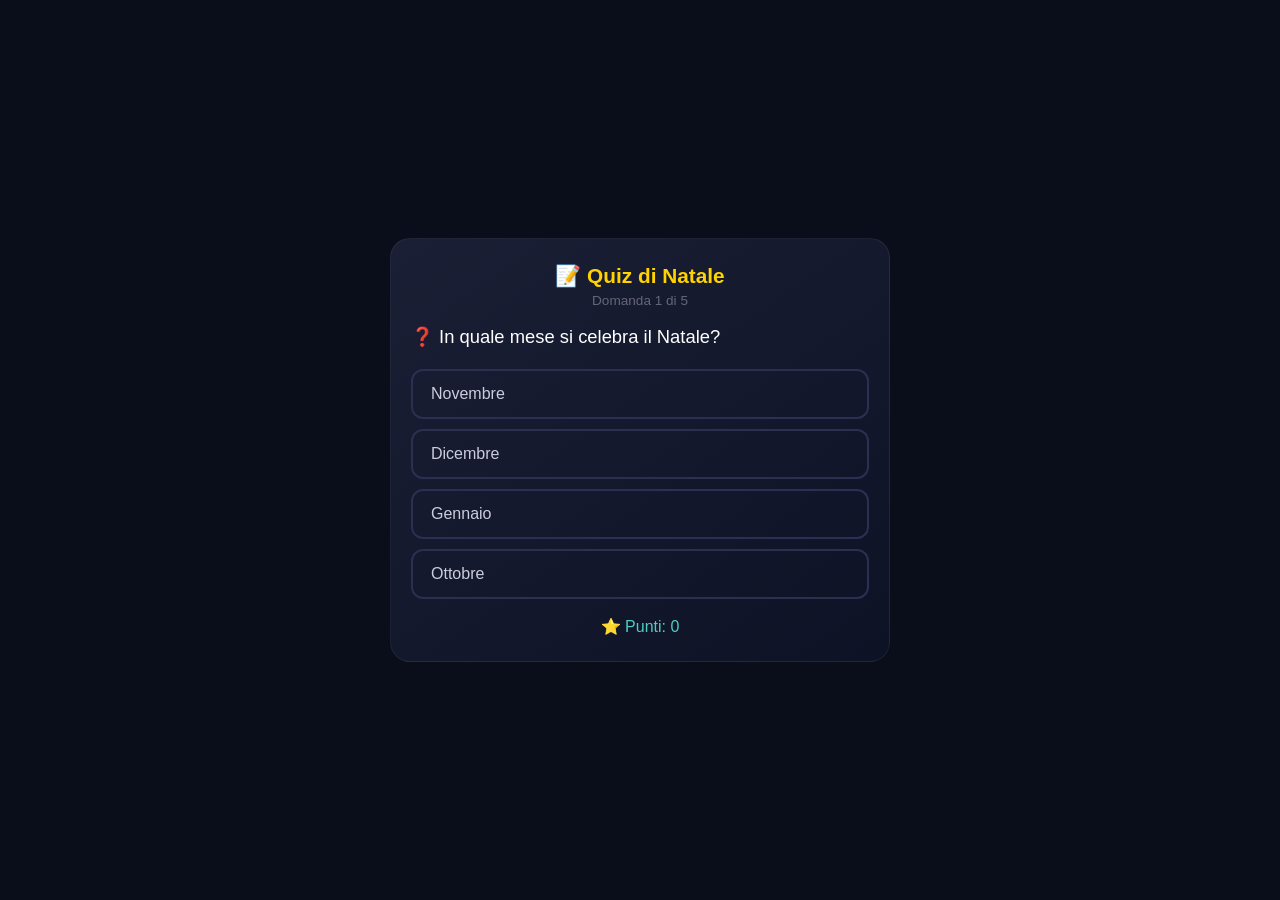
<file: quiz.html>
﻿<!DOCTYPE html>
<html>
<head>
    <meta charset="UTF-8">
    <meta name="viewport" content="width=device-width, initial-scale=1.0">
    <title>Quiz di Natale</title>
    <style>
        * {
            margin: 0;
            padding: 0;
            box-sizing: border-box;
            user-select: none;
        }

        body {
            background: #0a0e1a;
            font-family: 'Segoe UI', sans-serif;
            display: flex;
            align-items: center;
            justify-content: center;
            min-height: 100vh;
            padding: 15px;
        }

        .container {
            max-width: 500px;
            width: 100%;
            background: linear-gradient(145deg, #1a1f35, #0d1225);
            padding: 25px 20px;
            border-radius: 20px;
            border: 1px solid rgba(255,255,255,0.06);
        }

        h1 {
            color: #ffd200;
            font-size: 1.3em;
            text-align: center;
        }

        .progresso {
            color: #667;
            font-size: 0.85em;
            text-align: center;
            margin: 5px 0 15px 0;
        }

        .domanda {
            color: #fff;
            font-size: 1.15em;
            margin-bottom: 18px;
            line-height: 1.5;
        }

        .opzioni {
            display: flex;
            flex-direction: column;
            gap: 10px;
        }

        .opzione {
            padding: 14px 18px;
            border-radius: 12px;
            border: 2px solid #2a3050;
            background: transparent;
            color: #ccd;
            font-size: 1em;
            cursor: pointer;
            transition: all 0.25s;
            text-align: left;
        }

            .opzione:hover:not(.disabilitata) {
                border-color: #f7971e;
                background: rgba(247,151,30,0.08);
            }

            .opzione.corretta {
                border-color: #4ecdc4;
                background: rgba(78,205,196,0.15);
                color: #4ecdc4;
            }

            .opzione.sbagliata {
                border-color: #ff6b6b;
                background: rgba(255,107,107,0.15);
                color: #ff6b6b;
            }

            .opzione.disabilitata {
                cursor: not-allowed;
                opacity: 0.6;
            }

        .punteggio {
            color: #4ecdc4;
            font-size: 1em;
            margin-top: 18px;
            text-align: center;
        }

        .btn {
            margin-top: 15px;
            padding: 12px;
            border: none;
            border-radius: 12px;
            background: linear-gradient(135deg, #f7971e, #ffd200);
            color: #1a1f35;
            font-weight: bold;
            font-size: 1em;
            cursor: pointer;
            width: 100%;
            transition: transform 0.2s;
        }

            .btn:hover {
                transform: scale(1.02);
            }

        .risultato {
            text-align: center;
            padding: 10px 0;
        }

            .risultato h2 {
                color: #ffd200;
                font-size: 2.5em;
            }

            .risultato .punti {
                color: #4ecdc4;
                font-size: 1.2em;
            }

            .risultato .messaggio {
                color: #aab;
                font-size: 1em;
                margin: 10px 0;
            }

        @media (max-width: 480px) {
            .container {
                padding: 20px 15px;
            }

            .domanda {
                font-size: 1em;
            }

            .opzione {
                padding: 12px 14px;
                font-size: 0.9em;
            }
        }
    </style>
</head>
<body>

    <div class="container" id="app">
        <h1>📝 Quiz di Natale</h1>
        <div class="progresso" id="progresso">Domanda 1 di 5</div>
        <div id="contenuto"></div>
    </div>

    <script>
        const domande = [
            {
                domanda: "In quale mese si celebra il Natale?",
                opzioni: ["Novembre", "Dicembre", "Gennaio", "Ottobre"],
                corretta: 1
            },
            {
                domanda: "Chi porta i regali ai bambini in Italia la notte del 24?",
                opzioni: ["Babbo Natale", "La Befana", "Gesù Bambino", "Gli elfi"],
                corretta: 0
            },
            {
                domanda: "Quanti giorni dura l'Avvento?",
                opzioni: ["7", "14", "21", "24"],
                corretta: 3
            },
            {
                domanda: "Quale di questi è un simbolo del Natale?",
                opzioni: ["Il coniglio", "La zucca", "La stella cometa", "Il tricheco"],
                corretta: 2
            },
            {
                domanda: "Cosa si mette tradizionalmente in cima all'albero?",
                opzioni: ["Una stella", "Un angelo", "Una palla", "Una candela"],
                corretta: 0
            }
        ];

        let indice = 0;
        let punteggio = 0;
        let risposto = false;

        function mostraDomanda() {
            if (indice >= domande.length) {
                mostraRisultato();
                return;
            }

            risposto = false;
            const d = domande[indice];
            document.getElementById('progresso').textContent = `Domanda ${indice + 1} di ${domande.length}`;

            let html = `<div class="domanda">❓ ${d.domanda}</div>`;
            html += `<div class="opzioni">`;

            d.opzioni.forEach((opzione, i) => {
                html += `<button class="opzione" data-index="${i}">${opzione}</button>`;
            });

            html += `</div>`;
            html += `<div class="punteggio">⭐ Punti: ${punteggio}</div>`;

            document.getElementById('contenuto').innerHTML = html;

            document.querySelectorAll('.opzione').forEach(btn => {
                btn.addEventListener('click', () => rispondi(parseInt(btn.dataset.index)));
            });
        }

        function rispondi(index) {
            if (risposto) return;
            risposto = true;

            const d = domande[indice];
            const bottoni = document.querySelectorAll('.opzione');

            bottoni.forEach((btn, i) => {
                btn.classList.add('disabilitata');
                if (i === d.corretta) btn.classList.add('corretta');
                if (i === index && i !== d.corretta) btn.classList.add('sbagliata');
            });

            if (index === d.corretta) {
                punteggio++;
                document.querySelector('.punteggio').textContent = `⭐ Punti: ${punteggio}`;
            }

            setTimeout(() => {
                indice++;
                mostraDomanda();
            }, 1300);
        }

        function mostraRisultato() {
            let messaggio = '';
            if (punteggio === 5) messaggio = '🎉 Perfetto! Sei un vero esperto di Natale! 🎅';
            else if (punteggio >= 3) messaggio = '👏 Buon punteggio! Conosci bene il Natale! 🎄';
            else messaggio = '📖 Ripassa un po\'! Il Natale è bello da conoscere! ❄️';

            document.getElementById('progresso').textContent = '🎄 Completato!';
            document.getElementById('contenuto').innerHTML = `
                <div class="risultato">
                    <h2>${punteggio} / ${domande.length}</h2>
                    <div class="punti">⭐ ${punteggio} punti</div>
                    <div class="messaggio">${messaggio}</div>
                    <button class="btn" onclick="ricomincia()">🔄 Rigioca</button>
                </div>
            `;
        }

        function ricomincia() {
            indice = 0;
            punteggio = 0;
            mostraDomanda();
        }

        mostraDomanda();
    </script>
</body>
</html>
</file>
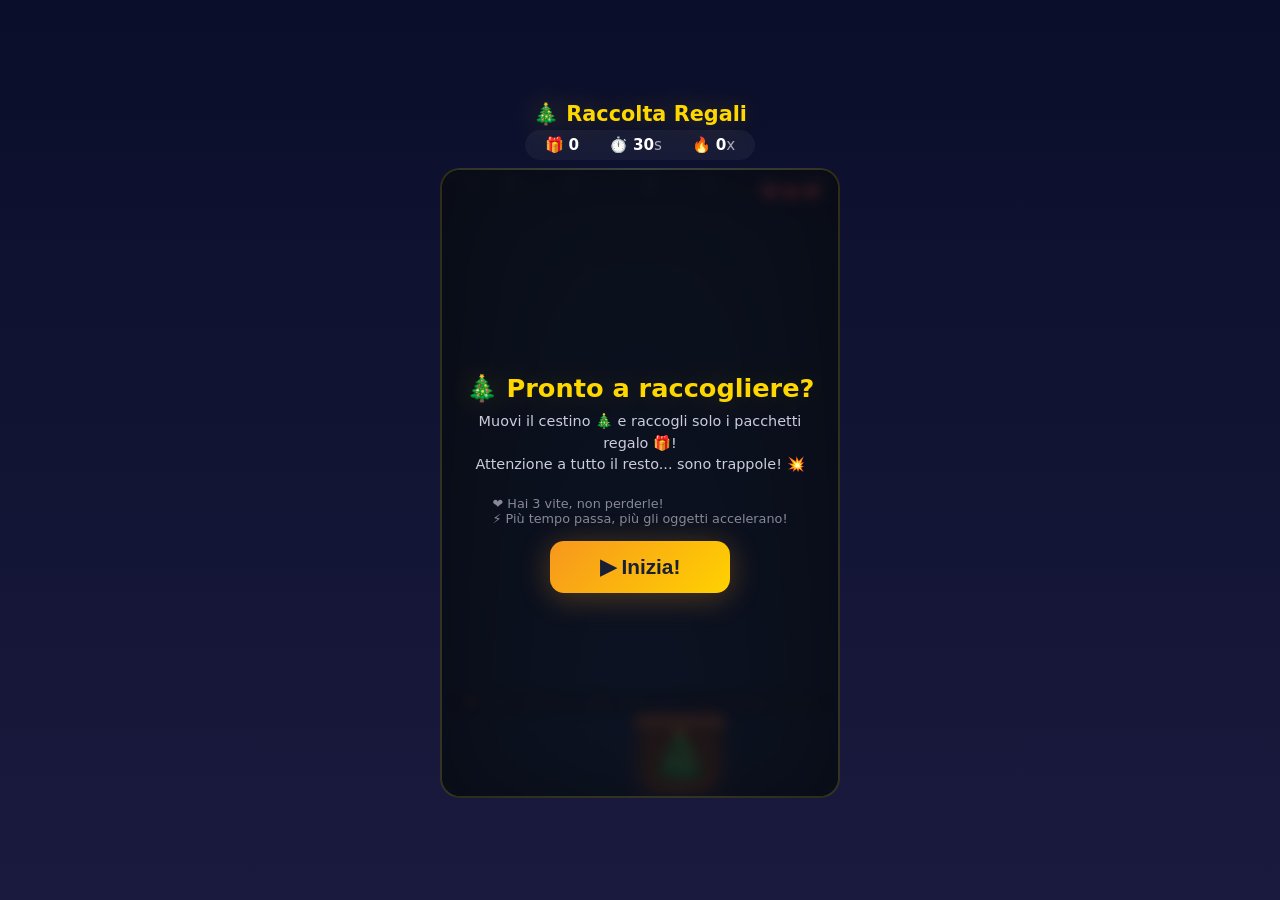
<file: regali.html>
<!DOCTYPE html>
<html>
<head>
    <meta charset="UTF-8">
    <meta name="viewport" content="width=device-width, initial-scale=1.0, user-scalable=no">
    <title>🎄 Raccolta Regali</title>
    <style>
        * {
            margin: 0;
            padding: 0;
            box-sizing: border-box;
            user-select: none;
            -webkit-tap-highlight-color: transparent;
        }

        body {
            background: linear-gradient(180deg, #0a0e2a, #1a1a3e);
            font-family: 'Segoe UI', system-ui, sans-serif;
            display: flex;
            flex-direction: column;
            align-items: center;
            justify-content: center;
            height: 100vh;
            overflow: hidden;
            padding: 10px;
            touch-action: none;
        }

        h1 {
            color: #ffd700;
            font-size: 1.3em;
            margin-bottom: 4px;
            text-shadow: 0 0 30px rgba(255, 215, 0, 0.3);
        }

        .info {
            color: #aab;
            font-size: 0.95em;
            display: flex;
            gap: 30px;
            margin-bottom: 8px;
            background: rgba(255, 255, 255, 0.05);
            padding: 6px 20px;
            border-radius: 30px;
            backdrop-filter: blur(4px);
        }

            .info span {
                font-weight: bold;
                color: #fff;
                min-width: 20px;
            }

        #game-container {
            position: relative;
            width: 100%;
            max-width: 400px;
            height: 70vh;
            min-height: 450px;
            background: radial-gradient(ellipse at 50% 100%, #1a2a4a, #0a0e1a);
            border-radius: 20px;
            border: 2px solid rgba(255, 215, 0, 0.15);
            overflow: hidden;
            box-shadow: inset 0 0 80px rgba(0, 0, 0, 0.7);
            touch-action: none;
            cursor: default;
        }

        /* OVERLAY PLAY */
        #overlay {
            position: absolute;
            top: 0;
            left: 0;
            width: 100%;
            height: 100%;
            display: flex;
            flex-direction: column;
            align-items: center;
            justify-content: center;
            background: rgba(10, 14, 26, 0.8);
            z-index: 30;
            border-radius: 20px;
            transition: opacity 0.5s ease;
            backdrop-filter: blur(6px);
        }
        #overlay.nascosto {
            opacity: 0;
            pointer-events: none;
        }
        #overlay h2 {
            color: #ffd700;
            font-size: 1.6em;
            margin-bottom: 8px;
            text-shadow: 0 0 30px rgba(255,215,0,0.2);
        }
        #overlay p {
            color: #ccd;
            font-size: 0.9em;
            margin-bottom: 20px;
            text-align: center;
            padding: 0 20px;
            line-height: 1.5;
        }
        #overlay .legenda-play {
            color: #889;
            font-size: 0.8em;
            margin-bottom: 15px;
        }
        #btnPlay {
            padding: 14px 50px;
            border: none;
            border-radius: 14px;
            background: linear-gradient(135deg, #f7971e, #ffd200);
            color: #1a1f35;
            font-weight: bold;
            font-size: 1.3em;
            cursor: pointer;
            transition: transform 0.2s, box-shadow 0.2s;
            box-shadow: 0 4px 30px rgba(247,151,30,0.3);
        }
        #btnPlay:hover {
            transform: scale(1.05);
            box-shadow: 0 8px 40px rgba(247,151,30,0.5);
        }
        #btnPlay:active {
            transform: scale(0.95);
        }

        .neve {
            position: absolute;
            color: rgba(255, 255, 255, 0.12);
            font-size: 1.5em;
            pointer-events: none;
            animation: neveCaduta linear infinite;
        }

        @keyframes neveCaduta {
            0% {
                transform: translateY(-20px) rotate(0deg);
                opacity: 0;
            }
            10% { opacity: 0.3; }
            90% { opacity: 0.3; }
            100% {
                transform: translateY(calc(70vh + 30px)) rotate(360deg);
                opacity: 0;
            }
        }

        #cestino {
            position: absolute;
            bottom: 5px;
            left: 50%;
            width: 80px;
            height: 70px;
            font-size: 3.2em;
            display: flex;
            align-items: center;
            justify-content: center;
            background: radial-gradient(ellipse at 50% 100%, #8B4513, #5D2E0C);
            border-radius: 10px 10px 20px 20px;
            box-shadow: 0 8px 30px rgba(139, 69, 19, 0.5);
            z-index: 5;
            touch-action: none;
            pointer-events: none;
            transition: left 0.08s ease-out;
            will-change: left;
        }

            #cestino::after {
                content: '';
                position: absolute;
                top: -8px;
                left: -5px;
                right: -5px;
                height: 12px;
                background: #A0522D;
                border-radius: 5px 5px 0 0;
                border: 2px solid #6B3410;
            }

        .oggetto {
            position: absolute;
            font-size: 2.2em;
            width: 50px;
            height: 50px;
            display: flex;
            align-items: center;
            justify-content: center;
            z-index: 3;
            pointer-events: none;
            filter: drop-shadow(0 4px 10px rgba(0,0,0,0.4));
            animation: caduta lineare forwards;
            top: -60px;
            display: none;
        }

        .oggetto.visibile {
            display: flex;
        }

        @keyframes caduta {
            0% {
                transform: translateY(0px) rotate(0deg) scale(0.8);
                opacity: 1;
            }
            100% {
                transform: translateY(calc(70vh + 80px)) rotate(720deg);
                opacity: 0.7;
            }
        }

        .oggetto.regalo {
            animation: cadutaRegalo linear forwards;
        }

        @keyframes cadutaRegalo {
            0% {
                transform: translateY(0px) rotate(0deg) scale(0.8);
                opacity: 1;
            }
            50% { transform: translateY(50%) rotate(180deg) scale(1.1); }
            100% {
                transform: translateY(calc(70vh + 80px)) rotate(360deg) scale(0.9);
                opacity: 0.7;
            }
        }

        .oggetto.trappola {
            animation: cadutaTrappola linear forwards;
        }

        @keyframes cadutaTrappola {
            0% {
                transform: translateY(0px) rotate(0deg) scale(0.8);
            }
            30% { transform: translateY(30%) rotate(-30deg) scale(1.2); }
            70% { transform: translateY(60%) rotate(30deg) scale(1.1); }
            100% {
                transform: translateY(calc(70vh + 80px)) rotate(0deg) scale(0.9);
            }
        }

        .raccolto {
            position: absolute;
            font-size: 1.5em;
            pointer-events: none;
            z-index: 10;
            animation: raccoltoAnim 0.6s ease forwards;
        }

        @keyframes raccoltoAnim {
            0% { transform: scale(0.5) translateY(0); opacity: 1; }
            100% { transform: scale(1.5) translateY(-60px); opacity: 0; }
        }

        .trappola-colpita {
            position: absolute;
            font-size: 1.8em;
            pointer-events: none;
            z-index: 10;
            animation: trappolaAnim 0.7s ease forwards;
        }

        @keyframes trappolaAnim {
            0% { transform: scale(0.5) rotate(0deg); opacity: 1; }
            50% { transform: scale(1.5) rotate(180deg); }
            100% { transform: scale(0) rotate(360deg) translateY(-80px); opacity: 0; }
        }

        #game-over {
            position: absolute;
            top: 50%;
            left: 50%;
            transform: translate(-50%, -50%);
            text-align: center;
            color: #ffd700;
            font-size: 1.6em;
            display: none;
            background: rgba(10, 14, 26, 0.92);
            padding: 30px 20px;
            border-radius: 24px;
            width: 90%;
            max-width: 320px;
            backdrop-filter: blur(8px);
            border: 1px solid rgba(255, 215, 0, 0.2);
            z-index: 20;
        }

            #game-over .punti-finali {
                font-size: 3em;
                color: #4ecdc4;
                font-weight: bold;
                text-shadow: 0 0 30px rgba(78, 205, 196, 0.3);
            }

        .btn-rigioca {
            margin-top: 15px;
            padding: 12px 36px;
            border: none;
            border-radius: 12px;
            background: linear-gradient(135deg, #f7971e, #ffd200);
            color: #1a1f35;
            font-weight: bold;
            font-size: 0.7em;
            cursor: pointer;
            transition: transform 0.15s, box-shadow 0.2s;
            box-shadow: 0 4px 20px rgba(255, 210, 0, 0.25);
        }

            .btn-rigioca:hover {
                transform: scale(1.05);
            }

            .btn-rigioca:active {
                transform: scale(0.95);
            }

        #game-over .sottotitolo {
            font-size: 0.5em;
            color: #667;
            margin-top: 10px;
        }

        .vite-container {
            position: absolute;
            top: 10px;
            right: 15px;
            font-size: 1.4em;
            z-index: 6;
            color: #ff4444;
            text-shadow: 0 0 20px rgba(255,68,68,0.3);
            letter-spacing: 2px;
        }

        .legenda {
            position: absolute;
            bottom: 82px;
            left: 50%;
            transform: translateX(-50%);
            font-size: 0.7em;
            color: rgba(255,255,255,0.25);
            z-index: 1;
            text-align: center;
            pointer-events: none;
            background: rgba(0,0,0,0.4);
            padding: 4px 14px;
            border-radius: 20px;
            white-space: nowrap;
            border: 1px solid rgba(255,255,255,0.05);
        }

        @media (max-width: 480px) {
            #cestino {
                width: 65px;
                height: 60px;
                font-size: 2.6em;
                bottom: 5px;
            }
            .oggetto { font-size: 1.8em; width: 42px; height: 42px; }
            h1 { font-size: 1.1em; }
            .info { font-size: 0.85em; gap: 20px; }
            #game-over { font-size: 1.3em; padding: 20px; }
            .vite-container { font-size: 1.1em; }
            .legenda {
                font-size: 0.55em;
                bottom: 72px;
                padding: 3px 10px;
            }
            #overlay h2 { font-size: 1.3em; }
            #btnPlay { font-size: 1.1em; padding: 12px 35px; }
        }

        @media (max-width: 380px) {
            #cestino {
                width: 55px;
                height: 50px;
                font-size: 2.2em;
                bottom: 5px;
            }
            .oggetto { font-size: 1.5em; width: 36px; height: 36px; }
            .legenda {
                font-size: 0.5em;
                bottom: 65px;
            }
        }
    </style>
</head>
<body>
    <h1>🎄 Raccolta Regali</h1>
    <div class="info">
        <div>🎁 <span id="punti">0</span></div>
        <div>⏱️ <span id="timer">30</span>s</div>
        <div>🔥 <span id="combo">0</span>x</div>
    </div>
    <div id="game-container">
        <!-- Neve decorativa -->
        <div class="neve" style="left:5%;animation-duration:8s;animation-delay:0s;">❄</div>
        <div class="neve" style="left:15%;animation-duration:10s;animation-delay:1s;">❄</div>
        <div class="neve" style="left:30%;animation-duration:7s;animation-delay:0.5s;">❄</div>
        <div class="neve" style="left:50%;animation-duration:9s;animation-delay:2s;">❄</div>
        <div class="neve" style="left:65%;animation-duration:11s;animation-delay:0.3s;">❄</div>
        <div class="neve" style="left:80%;animation-duration:8s;animation-delay:1.5s;">❄</div>
        <div class="neve" style="left:92%;animation-duration:10s;animation-delay:0.8s;">❄</div>

        <!-- OVERLAY PLAY -->
        <div id="overlay">
            <h2>🎄 Pronto a raccogliere?</h2>
            <p>Muovi il cestino 🎄 e raccogli solo i pacchetti regalo 🎁!<br>Attenzione a tutto il resto... sono trappole! 💥</p>
            <div class="legenda-play">❤️ Hai 3 vite, non perderle!<br>⚡ Più tempo passa, più gli oggetti accelerano!</div>
            <button id="btnPlay">▶ Inizia!</button>
        </div>

        <div id="cestino">🎄</div>
        <div class="vite-container" id="viteDisplay">❤️❤️❤️</div>
        <div class="legenda">🎁 SOLO i pacchetti regalo danno punti | ❌ EVITA tutto il resto</div>
        <div id="game-over">
            <div>⏰ Tempo scaduto!</div>
            <div class="punti-finali" id="puntiFinali">0</div>
            <div style="font-size:0.6em; color:#aab;">regali raccolti</div>
            <button class="btn-rigioca" onclick="ricomincia()">🔄 Rigioca</button>
            <div class="sottotitolo">Raccogli solo i pacchetti regalo 🎁</div>
        </div>
    </div>

    <script>
        (function() {
            const container = document.getElementById('game-container');
            const cestino = document.getElementById('cestino');
            const puntiSpan = document.getElementById('punti');
            const timerSpan = document.getElementById('timer');
            const comboSpan = document.getElementById('combo');
            const viteDisplay = document.getElementById('viteDisplay');
            const gameOverDiv = document.getElementById('game-over');
            const puntiFinali = document.getElementById('puntiFinali');
            const overlay = document.getElementById('overlay');
            const btnPlay = document.getElementById('btnPlay');

            let punti = 0;
            let tempo = 30;
            let tempoMax = 30;
            let vite = 3;
            let giocoAttivo = false;
            let combo = 0;
            let ultimoRaccolto = 0;
            const COOLDOWN_COMBO = 1000;

            let timerInterval = null;
            let spawnInterval = null;
            let difficoltaInterval = null;
            let velocitaInterval = null;

            let cestinoX = 50;
            const REGALO = '🎁';
            const TRAPPOLE = [
                '🎄', '🎅', '🦌', '⛄', '🌟', '✨', '🔔', '🕯️', '🧦', '🎀', '🧸',
                '💩', '🧟', '👻', '🤡', '🧨', '🪰', '🐛', '🧊', '💀', '☠️',
                '🕷️', '🦂', '🐍', '🦇', '👾', '🤖', '👹', '👺', '💣', '🔫',
                '🗡️', '⚔️', '🪓', '🧹', '🪣', '🧫', '🧪', '☣️', '⚠️', '🚫',
                '❄️', '☃️', '🕊️', '🦉', '🐧', '🦋'
            ];

            // 🔥 CONTROLLO VELOCITÀ: parte lenta e diventa veloce
            let durataMin = 5000;  // all'inizio 5 secondi
            let durataMax = 7000;  // all'inizio 7 secondi
            let livelloDifficolta = 0;

            function getCestinoWidth() {
                const w = window.innerWidth;
                if (w <= 380) return 55;
                if (w <= 480) return 65;
                return 80;
            }

            function getOggettoSize() {
                const w = window.innerWidth;
                if (w <= 380) return 36;
                if (w <= 480) return 42;
                return 50;
            }

            function spostaCestino(clientX) {
                const rect = container.getBoundingClientRect();
                const containerWidth = rect.width;
                const cestinoWidth = getCestinoWidth();

                let x = clientX - rect.left - cestinoWidth / 2;
                x = Math.max(0, Math.min(containerWidth - cestinoWidth, x));

                cestino.style.left = x + 'px';
                cestino.style.transform = 'none';
            }

            container.addEventListener('mousemove', (e) => {
                if (!giocoAttivo) return;
                if (e.target === container || e.target === cestino || e.target.parentNode === container) {
                    spostaCestino(e.clientX);
                }
            });

            container.addEventListener('touchmove', (e) => {
                e.preventDefault();
                if (!giocoAttivo) return;
                const touch = e.touches[0];
                spostaCestino(touch.clientX);
            }, { passive: false });

            container.addEventListener('touchstart', (e) => {
                if (!giocoAttivo) return;
                const touch = e.touches[0];
                spostaCestino(touch.clientX);
            }, { passive: true });

            // 🔥 GENERA OGGETTO CON VELOCITÀ VARIABILE
            function generaOggetto() {
                if (!giocoAttivo) return;

                const containerRect = container.getBoundingClientRect();
                const size = getOggettoSize();
                const maxX = containerRect.width - size - 10;
                const x = 10 + Math.random() * maxX;

                const isRegalo = Math.random() < 0.45;

                let emoji;
                if (isRegalo) {
                    emoji = REGALO;
                } else {
                    emoji = TRAPPOLE[Math.floor(Math.random() * TRAPPOLE.length)];
                }

                const oggetto = document.createElement('div');
                oggetto.className = 'oggetto visibile ' + (isRegalo ? 'regalo' : 'trappola');
                oggetto.textContent = emoji;
                oggetto.style.left = x + 'px';
                oggetto.style.top = '-60px';
                oggetto.dataset.tipo = isRegalo ? 'regalo' : 'trappola';
                oggetto.dataset.attivo = 'true';

                // 🔥 VELOCITÀ VARIABILE: più tempo passa, più è veloce
                const progresso = 1 - (tempo / tempoMax); // 0 all'inizio, 1 alla fine
                const durata = Math.max(1500, durataMax - (durataMax - durataMin) * progresso);
                oggetto.style.animationDuration = durata + 'ms';

                container.appendChild(oggetto);

                const checkInterval = setInterval(() => {
                    if (!giocoAttivo || oggetto.dataset.attivo === 'false') {
                        clearInterval(checkInterval);
                        return;
                    }

                    const oggettoRect = oggetto.getBoundingClientRect();
                    const cestinoRect = cestino.getBoundingClientRect();

                    const cx1 = oggettoRect.left + oggettoRect.width / 2;
                    const cy1 = oggettoRect.top + oggettoRect.height / 2;
                    const cx2 = cestinoRect.left + cestinoRect.width / 2;
                    const cy2 = cestinoRect.top + cestinoRect.height / 2;

                    const dist = Math.sqrt((cx1 - cx2) ** 2 + (cy1 - cy2) ** 2);
                    const threshold = (oggettoRect.width + cestinoRect.width) / 2.5;

                    if (dist < threshold) {
                        clearInterval(checkInterval);
                        oggetto.dataset.attivo = 'false';

                        if (isRegalo) {
                            const ora = Date.now();
                            if (ora - ultimoRaccolto < COOLDOWN_COMBO) {
                                combo++;
                            } else {
                                combo = 1;
                            }
                            ultimoRaccolto = ora;

                            let puntiAggiunti = 1;
                            if (combo >= 5 && combo % 5 === 0) {
                                puntiAggiunti = 3;
                                mostraMessaggio('🔥 BONUS!', '#ffd700');
                            }

                            punti += puntiAggiunti;
                            puntiSpan.textContent = punti;
                            comboSpan.textContent = combo;

                            const effetto = document.createElement('div');
                            effetto.className = 'raccolto';
                            effetto.textContent = '✨';
                            effetto.style.left = (oggettoRect.left - containerRect.left) + 'px';
                            effetto.style.top = (oggettoRect.top - containerRect.top) + 'px';
                            container.appendChild(effetto);
                            setTimeout(() => effetto.remove(), 700);

                            oggetto.remove();
                        } else {
                            vite--;
                            aggiornaVite();

                            const effetto = document.createElement('div');
                            effetto.className = 'trappola-colpita';
                            effetto.textContent = '💥';
                            effetto.style.left = (oggettoRect.left - containerRect.left) + 'px';
                            effetto.style.top = (oggettoRect.top - containerRect.top) + 'px';
                            container.appendChild(effetto);
                            setTimeout(() => effetto.remove(), 700);

                            mostraMessaggio('💔 -1 ❤️', '#ff4444');
                            oggetto.remove();

                            if (vite <= 0) {
                                clearInterval(timerInterval);
                                clearInterval(spawnInterval);
                                clearInterval(difficoltaInterval);
                                clearInterval(velocitaInterval);
                                giocoAttivo = false;
                                gameOverDiv.style.display = 'block';
                                puntiFinali.textContent = punti;
                            }
                        }
                    }
                }, 50);

                setTimeout(() => {
                    clearInterval(checkInterval);
                    if (oggetto.dataset.attivo === 'true') {
                        oggetto.dataset.attivo = 'false';
                        oggetto.remove();
                    }
                }, durata + 200);
            }

            function mostraMessaggio(testo, colore = '#ffd700') {
                const msg = document.createElement('div');
                msg.style.position = 'absolute';
                msg.style.left = '50%';
                msg.style.top = '25%';
                msg.style.transform = 'translateX(-50%)';
                msg.style.color = colore;
                msg.style.fontSize = '2em';
                msg.style.fontWeight = 'bold';
                msg.style.textShadow = '0 0 30px ' + colore + '66';
                msg.style.pointerEvents = 'none';
                msg.style.zIndex = '15';
                msg.style.animation = 'raccoltoAnim 0.8s ease forwards';
                msg.textContent = testo;
                container.appendChild(msg);
                setTimeout(() => msg.remove(), 800);
            }

            function aggiornaVite() {
                viteDisplay.textContent = '❤️'.repeat(Math.max(0, vite)) + '🖤'.repeat(Math.max(0, 3 - vite));
            }

            function avviaGioco() {
                giocoAttivo = true;
                punti = 0;
                tempo = 30;
                tempoMax = 30;
                vite = 3;
                combo = 0;
                ultimoRaccolto = 0;
                livelloDifficolta = 0;

                durataMin = 5000;
                durataMax = 7000;

                puntiSpan.textContent = '0';
                timerSpan.textContent = '30';
                comboSpan.textContent = '0';
                aggiornaVite();
                gameOverDiv.style.display = 'none';
                overlay.classList.add('nascosto');

                document.querySelectorAll('.oggetto').forEach(el => el.remove());
                document.querySelectorAll('.raccolto, .trappola-colpita').forEach(el => el.remove());

                if (timerInterval) clearInterval(timerInterval);
                if (spawnInterval) clearInterval(spawnInterval);
                if (difficoltaInterval) clearInterval(difficoltaInterval);
                if (velocitaInterval) clearInterval(velocitaInterval);

                timerInterval = setInterval(() => {
                    tempo--;
                    timerSpan.textContent = tempo;
                    if (tempo <= 0) {
                        clearInterval(timerInterval);
                        clearInterval(spawnInterval);
                        clearInterval(difficoltaInterval);
                        clearInterval(velocitaInterval);
                        giocoAttivo = false;
                        gameOverDiv.style.display = 'block';
                        puntiFinali.textContent = punti;
                    }
                }, 1000);

                // 🔥 AGGIORNA LA VELOCITÀ OGNI 2 SECONDI
                velocitaInterval = setInterval(() => {
                    if (!giocoAttivo) { clearInterval(velocitaInterval); return; }
                    livelloDifficolta++;
                    
                    // Aumenta gradualmente la velocità (riduce il tempo di caduta)
                    if (durataMin > 1500) {
                        durataMin = Math.max(1500, durataMin - 350);
                        durataMax = Math.max(2500, durataMax - 350);
                    }
                }, 2000);

                let frequenzaSpawn = 800;
                spawnInterval = setInterval(() => {
                    if (giocoAttivo) generaOggetto();
                }, frequenzaSpawn);

                let incrementi = 0;
                difficoltaInterval = setInterval(() => {
                    if (!giocoAttivo) { clearInterval(difficoltaInterval); return; }
                    incrementi++;
                    if (incrementi >= 8) { clearInterval(difficoltaInterval); return; }

                    if (incrementi % 2 === 0) {
                        clearInterval(spawnInterval);
                        const nuovaFrequenza = Math.max(380, frequenzaSpawn - 55);
                        frequenzaSpawn = nuovaFrequenza;
                        spawnInterval = setInterval(() => {
                            if (giocoAttivo) generaOggetto();
                        }, frequenzaSpawn);
                    }
                }, 4000);

                setTimeout(() => { if (giocoAttivo) generaOggetto(); }, 100);
                setTimeout(() => { if (giocoAttivo) generaOggetto(); }, 400);
                setTimeout(() => { if (giocoAttivo) generaOggetto(); }, 700);
                setTimeout(() => { if (giocoAttivo) generaOggetto(); }, 1000);
            }

            function ricomincia() {
                giocoAttivo = false;
                overlay.classList.remove('nascosto');
                document.querySelectorAll('.oggetto').forEach(el => el.remove());
                document.querySelectorAll('.raccolto, .trappola-colpita').forEach(el => el.remove());
                gameOverDiv.style.display = 'none';
                clearInterval(timerInterval);
                clearInterval(spawnInterval);
                clearInterval(difficoltaInterval);
                clearInterval(velocitaInterval);
            }

            btnPlay.addEventListener('click', avviaGioco);
            window.addEventListener('resize', () => {});

        })();
    </script>
</body>
</html>
</file>
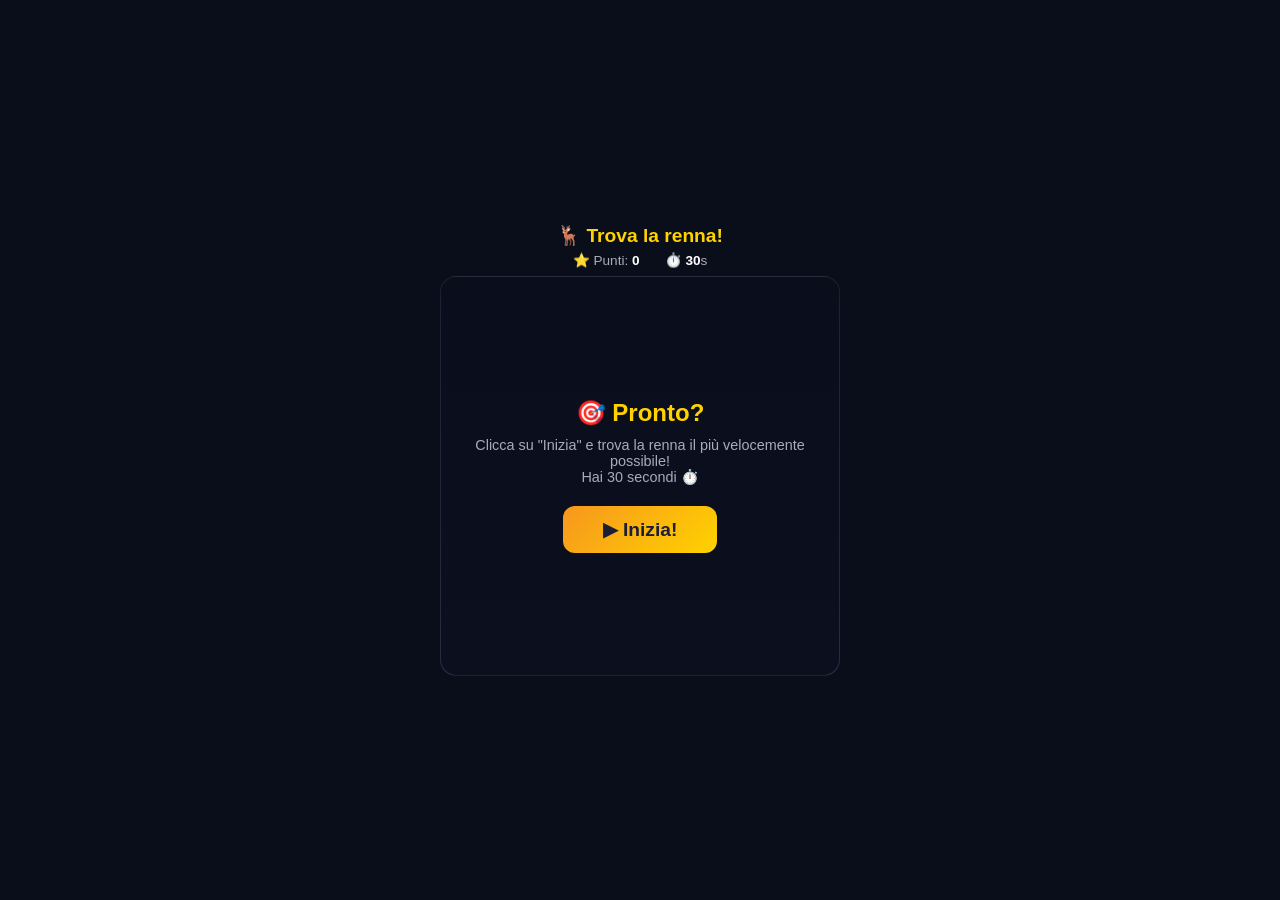
<file: renna.html>
<!DOCTYPE html>
<html>
<head>
    <meta charset="UTF-8">
    <meta name="viewport" content="width=device-width, initial-scale=1.0">
    <title>Trova la renna</title>
    <style>
        * { margin: 0; padding: 0; box-sizing: border-box; user-select: none; }
        body {
            background: #0a0e1a;
            font-family: 'Segoe UI', sans-serif;
            display: flex;
            flex-direction: column;
            align-items: center;
            justify-content: center;
            min-height: 100vh;
            padding: 15px;
            margin: 0;
        }
        h1 { color: #ffd200; font-size: 1.2em; margin-bottom: 5px; text-align: center; }
        .info { color: #aab; font-size: 0.85em; display: flex; gap: 25px; margin-bottom: 8px; }
        .info span { font-weight: bold; color: #fff; }
        #container {
            position: relative;
            width: 100%;
            max-width: 400px;
            height: 50vh;
            max-height: 400px;
            background: linear-gradient(180deg, #0d1225, #1a1f35);
            border-radius: 16px;
            border: 1px solid rgba(255,255,255,0.06);
            overflow: hidden;
        }
        #renna {
            position: absolute;
            width: 50px;
            height: 50px;
            background: radial-gradient(circle at 30% 30%, #A0522D, #5D2E0C);
            border-radius: 50% 50% 50% 50% / 60% 60% 40% 40%;
            cursor: pointer;
            display: flex;
            align-items: center;
            justify-content: center;
            font-size: 2em;
            box-shadow: 0 8px 30px rgba(139, 69, 19, 0.4);
            transition: transform 0.1s;
            will-change: transform, left, top;
            display: none;
        }
        #renna:active { transform: scale(0.9); }
        #renna.visibile { display: flex; }
        #renna.scomparsa { display: none; }

        #overlay {
            position: absolute;
            top: 0;
            left: 0;
            width: 100%;
            height: 100%;
            display: flex;
            flex-direction: column;
            align-items: center;
            justify-content: center;
            background: rgba(10, 14, 26, 0.85);
            z-index: 10;
            border-radius: 16px;
            transition: opacity 0.5s ease;
        }
        #overlay.nascosto {
            opacity: 0;
            pointer-events: none;
        }
        #overlay h2 { color: #ffd200; font-size: 1.5em; margin-bottom: 10px; }
        #overlay p { color: #aab; font-size: 0.9em; margin-bottom: 20px; text-align: center; padding: 0 20px; }
        #btnPlay {
            padding: 12px 40px;
            border: none;
            border-radius: 12px;
            background: linear-gradient(135deg, #f7971e, #ffd200);
            color: #1a1f35;
            font-weight: bold;
            font-size: 1.2em;
            cursor: pointer;
            transition: transform 0.2s, box-shadow 0.2s;
        }
        #btnPlay:hover { transform: scale(1.05); box-shadow: 0 8px 30px rgba(247,151,30,0.3); }

        #fine {
            position: absolute;
            top: 50%;
            left: 50%;
            transform: translate(-50%, -50%);
            text-align: center;
            color: #ffd200;
            font-size: 1.2em;
            display: none;
            background: rgba(10, 14, 26, 0.95);
            padding: 20px;
            border-radius: 16px;
            width: 90%;
            max-width: 300px;
            z-index: 20;
        }
        #fine .punti-finali { font-size: 2em; color: #4ecdc4; }
        #fine .sottotitolo { font-size: 0.6em; color: #889; margin-top: 8px; }
        .btn-rigioca {
            margin-top: 10px;
            padding: 8px 20px;
            border: none;
            border-radius: 8px;
            background: linear-gradient(135deg, #f7971e, #ffd200);
            color: #1a1f35;
            font-weight: bold;
            font-size: 0.8em;
            cursor: pointer;
        }
        .btn-rigioca:hover { transform: scale(1.05); }

        @media (max-width: 480px) {
            #renna { width: 40px; height: 40px; font-size: 1.5em; }
            #container { height: 45vh; max-height: 350px; }
            h1 { font-size: 0.95em; }
            #overlay h2 { font-size: 1.2em; }
            #btnPlay { font-size: 1em; padding: 10px 30px; }
            #fine { font-size: 1em; padding: 15px; }
        }
    </style>
</head>
<body>
    <h1>🦌 Trova la renna!</h1>
    <div class="info">
        <div>⭐ Punti: <span id="punti">0</span></div>
        <div>⏱️ <span id="timer">30</span>s</div>
    </div>
    <div id="container">
        <!-- OVERLAY PLAY -->
        <div id="overlay">
            <h2>🎯 Pronto?</h2>
            <p>Clicca su "Inizia" e trova la renna il più velocemente possibile!<br>Hai 30 secondi ⏱️</p>
            <button id="btnPlay">▶ Inizia!</button>
        </div>

        <div id="renna">🦌</div>

        <div id="fine">
            <div>⏰ Tempo scaduto!</div>
            <div class="punti-finali" id="puntiFinali">0</div>
            <div style="font-size:0.7em; color:#aab;">punti</div>
            <button class="btn-rigioca" onclick="ricomincia()">🔄 Rigioca</button>
            <div class="sottotitolo">Ricarica la pagina per rigiocare</div>
        </div>
    </div>

    <script>
        const renna = document.getElementById('renna');
        const container = document.getElementById('container');
        const puntiSpan = document.getElementById('punti');
        const timerSpan = document.getElementById('timer');
        const fineDiv = document.getElementById('fine');
        const puntiFinali = document.getElementById('puntiFinali');
        const overlay = document.getElementById('overlay');
        const btnPlay = document.getElementById('btnPlay');

        let punti = 0;
        let tempo = 30;
        let giocoAttivo = false;
        let timerInterval = null;
        let spostaInterval = null;

        function spostaRenna() {
            if (!giocoAttivo) return;
            const rect = container.getBoundingClientRect();
            const size = window.innerWidth <= 480 ? 40 : 50;
            const maxX = Math.max(0, rect.width - size);
            const maxY = Math.max(0, rect.height - size);
            const x = Math.random() * maxX;
            const y = Math.random() * maxY;
            renna.style.left = x + 'px';
            renna.style.top = y + 'px';
        }

        function clickRenna(e) {
            e.preventDefault();
            if (!giocoAttivo) return;
            punti++;
            puntiSpan.textContent = punti;
            spostaRenna();
        }

        function avviaGioco() {
            giocoAttivo = true;
            punti = 0;
            tempo = 30;
            puntiSpan.textContent = '0';
            timerSpan.textContent = '30';
            renna.classList.add('visibile');
            renna.classList.remove('scomparsa');
            fineDiv.style.display = 'none';
            overlay.classList.add('nascosto');

            if (timerInterval) clearInterval(timerInterval);
            if (spostaInterval) clearInterval(spostaInterval);

            spostaRenna();

            timerInterval = setInterval(() => {
                tempo--;
                timerSpan.textContent = tempo;
                if (tempo <= 0) {
                    clearInterval(timerInterval);
                    clearInterval(spostaInterval);
                    giocoAttivo = false;
                    renna.classList.remove('visibile');
                    renna.classList.add('scomparsa');
                    puntiFinali.textContent = punti;
                    fineDiv.style.display = 'block';
                }
            }, 1000);

            spostaInterval = setInterval(spostaRenna, 700);
        }

        function ricomincia() {
            avviaGioco();
        }

        // Eventi
        btnPlay.addEventListener('click', avviaGioco);
        renna.addEventListener('click', clickRenna);
        renna.addEventListener('touchstart', (e) => {
            e.preventDefault();
            clickRenna(e);
        });

        // Adatta la dimensione quando cambia la finestra
        window.addEventListener('resize', () => {
            if (giocoAttivo) spostaRenna();
        });
    </script>
</body>
</html>
</file>
<file: style.css>
﻿* {
    margin: 0;
    padding: 0;
    box-sizing: border-box;
}

body {
    font-family: 'Segoe UI', Tahoma, Geneva, Verdana, sans-serif;
    background: #0a0e1a;
    color: #fff;
    min-height: 100vh;
    display: flex;
    justify-content: center;
    align-items: center;
    padding: 20px;
}

/* ===== LOGIN ===== */
#schermataLogin {
    width: 100%;
    max-width: 400px;
}

.login-box {
    background: linear-gradient(145deg, #1a1f35, #0d1225);
    padding: 40px 30px;
    border-radius: 24px;
    border: 1px solid rgba(255, 255, 255, 0.08);
    text-align: center;
    box-shadow: 0 20px 60px rgba(0, 0, 0, 0.7);
}

    .login-box h1 {
        font-size: 2.2em;
        margin-bottom: 10px;
        background: linear-gradient(135deg, #f7971e, #ffd200);
        -webkit-background-clip: text;
        -webkit-text-fill-color: transparent;
        background-clip: text;
    }

    .login-box p {
        color: #aab;
        margin-bottom: 20px;
        font-size: 1em;
    }

    .login-box input {
        width: 100%;
        padding: 14px 20px;
        border-radius: 12px;
        border: 2px solid #2a3050;
        background: #12182b;
        color: #fff;
        font-size: 1.1em;
        outline: none;
        transition: border 0.3s;
    }

        .login-box input:focus {
            border-color: #f7971e;
        }

    .login-box button {
        width: 100%;
        padding: 14px;
        margin-top: 15px;
        border: none;
        border-radius: 12px;
        background: linear-gradient(135deg, #f7971e, #ffd200);
        color: #1a1f35;
        font-size: 1.2em;
        font-weight: bold;
        cursor: pointer;
        transition: transform 0.2s, box-shadow 0.2s;
    }

        .login-box button:hover {
            transform: scale(1.02);
            box-shadow: 0 8px 30px rgba(247, 151, 30, 0.3);
        }

.errore {
    color: #ff6b6b;
    font-size: 0.9em;
    margin-top: 12px;
    display: block;
    min-height: 1.5em;
}

/* ===== CALENDARIO ===== */
#schermataCalendario {
    width: 100%;
    max-width: 800px;
}

header {
    display: flex;
    justify-content: space-between;
    align-items: center;
    flex-wrap: wrap;
    margin-bottom: 30px;
    padding-bottom: 20px;
    border-bottom: 1px solid rgba(255, 255, 255, 0.06);
    gap: 10px;
}

    header h1 {
        font-size: 1.8em;
        background: linear-gradient(135deg, #f7971e, #ffd200);
        -webkit-background-clip: text;
        -webkit-text-fill-color: transparent;
        background-clip: text;
    }

    header p {
        color: #aab;
        font-size: 1.1em;
    }

#nomeUtente {
    color: #ffd200;
    -webkit-text-fill-color: #ffd200;
    font-weight: bold;
}

.btn-reset {
    padding: 8px 16px;
    border: 1px solid rgba(255, 255, 255, 0.15);
    border-radius: 8px;
    background: transparent;
    color: #889;
    cursor: pointer;
    font-size: 0.85em;
    transition: all 0.3s;
}

    .btn-reset:hover {
        background: rgba(255, 255, 255, 0.05);
        color: #fff;
    }

/* Griglia del calendario */
#calendario {
    display: grid;
    grid-template-columns: repeat(4, 1fr);
    gap: 14px;
    margin-bottom: 30px;
}

@media (min-width: 600px) {
    #calendario {
        grid-template-columns: repeat(6, 1fr);
    }
}

.giorno {
    aspect-ratio: 1 / 1;
    background: linear-gradient(145deg, #1a1f35, #12182b);
    border-radius: 16px;
    display: flex;
    flex-direction: column;
    justify-content: center;
    align-items: center;
    font-size: 1.6em;
    font-weight: bold;
    cursor: pointer;
    transition: all 0.3s;
    border: 2px solid transparent;
    position: relative;
    color: #445;
    user-select: none;
    padding: 5px;
}

    .giorno .numero {
        font-size: 0.5em;
        color: #667;
        margin-top: 2px;
    }

    /* Stati del giorno */
    .giorno.sbloccato {
        border-color: #f7971e;
        color: #fff;
        background: linear-gradient(145deg, #1f2640, #161d33);
    }

        .giorno.sbloccato:hover {
            transform: scale(1.05);
            box-shadow: 0 8px 30px rgba(247, 151, 30, 0.15);
        }

    .giorno.aperto {
        border-color: #4ecdc4;
        background: linear-gradient(145deg, #1a3a35, #0f2a26);
        color: #4ecdc4;
    }

    .giorno.bloccato {
        cursor: not-allowed;
        opacity: 0.5;
    }

    .giorno .check {
        font-size: 0.4em;
        position: absolute;
        top: 4px;
        right: 8px;
        color: #4ecdc4;
    }

/* ===== CONTENUTO DEL GIORNO ===== */
.contenuto-giorno {
    background: linear-gradient(145deg, #1a1f35, #0d1225);
    border-radius: 20px;
    padding: 30px;
    border: 1px solid rgba(255, 255, 255, 0.06);
    min-height: 200px;
    animation: fadeIn 0.4s ease;
}

@keyframes fadeIn {
    from {
        opacity: 0;
        transform: translateY(20px);
    }

    to {
        opacity: 1;
        transform: translateY(0);
    }
}

.contenuto-giorno h2 {
    color: #ffd200;
    margin-bottom: 10px;
    font-size: 1.3em;
}

.contenuto-giorno .testo {
    font-size: 1.05em;
    line-height: 1.8;
    color: #ccd;
    white-space: pre-wrap;
    word-break: break-word;
}

.contenuto-giorno img {
    max-width: 100%;
    border-radius: 12px;
    margin-top: 15px;
    display: block;
}

.contenuto-giorno video {
    max-width: 100%;
    border-radius: 12px;
    margin-top: 15px;
    display: block;
}

.contenuto-giorno iframe {
    width: 100%;
    height: 400px;
    border: none;
    border-radius: 12px;
    margin-top: 15px;
    background: #0a0e1a;
}

.contenuto-giorno audio {
    width: 100%;
    margin-top: 15px;
    border-radius: 8px;
}

.contenuto-giorno .data-apertura {
    font-size: 0.8em;
    color: #667;
    margin-top: 20px;
    font-style: italic;
}

/* ===== RESPONSIVE ===== */
@media (max-width: 480px) {
    .login-box h1 {
        font-size: 1.6em;
    }

    .login-box {
        padding: 30px 20px;
    }

    header h1 {
        font-size: 1.3em;
    }

    #calendario {
        gap: 10px;
    }

    .giorno {
        font-size: 1.2em;
        border-radius: 12px;
    }

    .contenuto-giorno {
        padding: 20px;
    }

        .contenuto-giorno iframe {
            height: 250px;
        }
}
</file>
